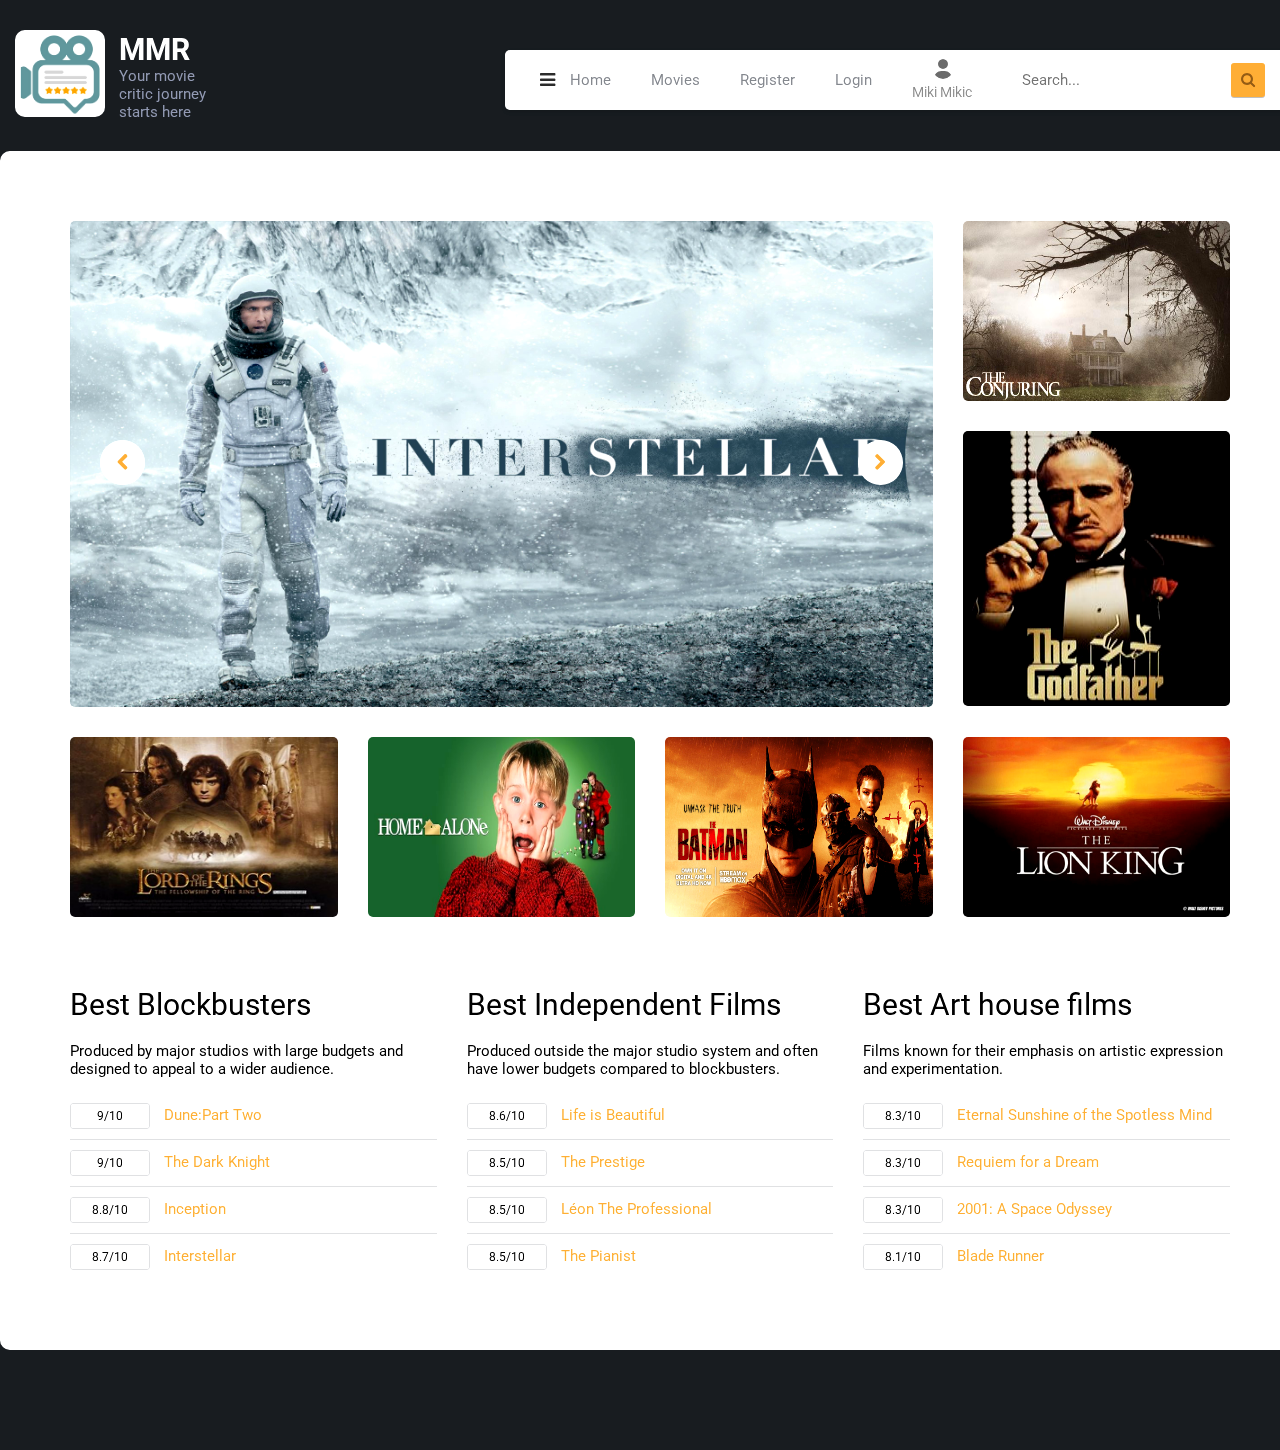
<file: movie_review_htmls/index.html>
<!DOCTYPE html>
<html lang="en">
	<head>
		<meta charset="UTF-8">
		<meta http-equiv="X-UA-Compatible" content="IE=edge">
		<meta name="viewport" content="width=device-width, initial-scale=1.0,maximum-scale=1">
		
		<title>Movie Review</title>

		<!-- Loading third party fonts -->
		<link href="http://fonts.googleapis.com/css?family=Roboto:300,400,700|" rel="stylesheet" type="text/css">
		<link href="fonts/font-awesome.min.css" rel="stylesheet" type="text/css">

		<!-- Loading main css file -->
		<link rel="stylesheet" href="style.css">
		
		<!--[if lt IE 9]>
		<script src="js/ie-support/html5.js"></script>
		<script src="js/ie-support/respond.js"></script>
		<![endif]-->

	</head>


	<body>
		

		<div id="site-content">
			<header class="site-header">
				<div class="container">
					<a href="index.html" id="branding">
						<img src="images/MMR_logo1.jpg" alt="" class="logo">
						<div class="logo-copy">
							<h1 class="site-title">MMR</h1>
							<small class="site-description">Your movie critic journey starts here</small>
						</div>
					</a> <!-- #branding -->

					<div class="main-navigation">
						<button type="button" class="menu-toggle"><i class="fa fa-bars"></i></button>
						<ul class="menu">
							<li class="menu-item current-menu-item"><a href="index.html">Home</a></li>
							<li class="menu-item"><a href="all_movies.html">Movies</a></li>
							<li class="menu-item"><a href="Register.html">Register</a></li>
							<li class="menu-item"><a href="Login.html">Login</a></li>
							<li class="menu-item profile-menu-item">
								<a href="user_profile.html">
									<div class="profile-picture">
										<img src="images/user-solid.svg" alt="Profile Picture">
									</div>
									<span class="profile-name">Miki Mikic</span>
								</a>
							</li>
						</ul>
						<form action="#" class="search-form">
							<input type="text" placeholder="Search...">
							<button><i class="fa fa-search"></i></button>
						</form>
					</div>

					<div class="mobile-navigation"></div>
				</div>
			</header>
			<main class="main-content">
				<div class="container">
					<div class="page">
						<div class="row">
							<div class="col-md-9">
								<div class="slider">
									<ul class="slides">
										<li><a href="single.html"><img src="images/interstellar1.jpg" alt="Slide 1"></a></li>
										<li><a href="single.html"><img src="images/lalaland.jpg" alt="Slide 2"></a></li>
										<li><a href="single.html"><img src="images/goodfellas.jpg" alt="Slide 3"></a></li>
									</ul>
								</div>
							</div>
							<div class="col-md-3">
								<div class="row">
									<div class="col-sm-6 col-md-12">
										<div class="latest-movie">
											<a href="single.html"><img src="images/conjuring.jpg" alt="Movie 1"></a>
										</div>
									</div>
									<div class="col-sm-6 col-md-12">
										<div class="latest-movie">
											<a href="single.html"><img src="images/godfather (1).jpg" alt="Movie 2" style="height: 275px"></a>
										</div>
									</div>
								</div>
							</div>
						</div> <!-- .row -->
						<div class="row">
							<div class="col-sm-6 col-md-3">
								<div class="latest-movie">
									<a href="single.html"><img src="images/LOTR.jpg" alt="Movie 3"></a>
								</div>
							</div>
							<div class="col-sm-6 col-md-3">
								<div class="latest-movie">
									<a href="single.html"><img src="images/homealone.jpg" alt="Movie 4"></a>
								</div>
							</div>
							<div class="col-sm-6 col-md-3">
								<div class="latest-movie">
									<a href="single.html"><img src="images/batmanjpg.jpg" alt="Movie 5"></a>
								</div>
							</div>
							<div class="col-sm-6 col-md-3">
								<div class="latest-movie">
									<a href="single.html"><img src="images/lionking.jpg" alt="Movie 6"></a>
								</div>
							</div>
						</div> <!-- .row -->
						
						<div class="row" style="margin-top: 40px;">
							<div class="col-md-4">
								<h2 class="section-title">Best Blockbusters</h2>
								<p>Produced by major studios with large budgets and designed to appeal to a wider audience.</p>
								<ul class="movie-schedule">
									<li>
										<div class="date">9/10</div>
										<h2 class="entry-title"><a href="single.html">Dune:Part Two</a></h2>
									</li>
									<li>
										<div class="date">9/10</div>
										<h2 class="entry-title"><a href="single.html">The Dark Knight</a></h2>
									</li>
									<li>
										<div class="date">8.8/10</div>
										<h2 class="entry-title"><a href="single.html">Inception</a></h2>
									</li>
									<li>
										<div class="date">8.7/10</div>
										<h2 class="entry-title"><a href="single.html">Interstellar</a></h2>
									</li>
								</ul> 
							</div>
							<div class="col-md-4">
								<h2 class="section-title">Best Independent Films</h2>
								<p>Produced outside the major studio system and often have lower budgets compared to blockbusters.</p>
								<ul class="movie-schedule">
									<li>
										<div class="date">8.6/10</div>
										<h2 class="entry-title"><a href="single.html">Life is Beautiful</a></h2>
									</li>
									<li>
										<div class="date">8.5/10</div>
										<h2 class="entry-title"><a href="single.html">The Prestige</a></h2>
									</li>
									<li>
										<div class="date">8.5/10</div>
										<h2 class="entry-title"><a href="single.html">Léon The Professional</a></h2>
									</li>
									<li>
										<div class="date">8.5/10</div>
										<h2 class="entry-title"><a href="single.html">The Pianist</a></h2>
									</li>
								</ul> <!-- .movie-schedule -->
							</div>
							<div class="col-md-4">
								<h2 class="section-title">Best Art house films</h2>
								<p>Films known for their emphasis on artistic expression and experimentation.</p>
								<ul class="movie-schedule">
									<li>
										<div class="date">8.3/10</div>
										<h2 class="entry-title"><a href="single.html"> Eternal Sunshine of the Spotless Mind</a></h2>
									</li>
									<li>
										<div class="date">8.3/10</div>
										<h2 class="entry-title"><a href="single.html">Requiem for a Dream</a></h2>
									</li>
									<li>
										<div class="date">8.3/10</div>
										<h2 class="entry-title"><a href="single.html">2001: A Space Odyssey</a></h2>
									</li>
									<li>
										<div class="date">8.1/10</div>
										<h2 class="entry-title"><a href="single.html">Blade Runner</a></h2>
									</li>
								</ul> <!-- .movie-schedule -->
							</div>
						</div>
					</div>
				</div> <!-- .container -->
			</main>
			<footer class="site-footer">
				
		
		


		<script src="js/jquery-1.11.1.min.js"></script>
		<script src="js/plugins.js"></script>
		<script src="js/app.js"></script>
		
	</body>

</html>
</file>
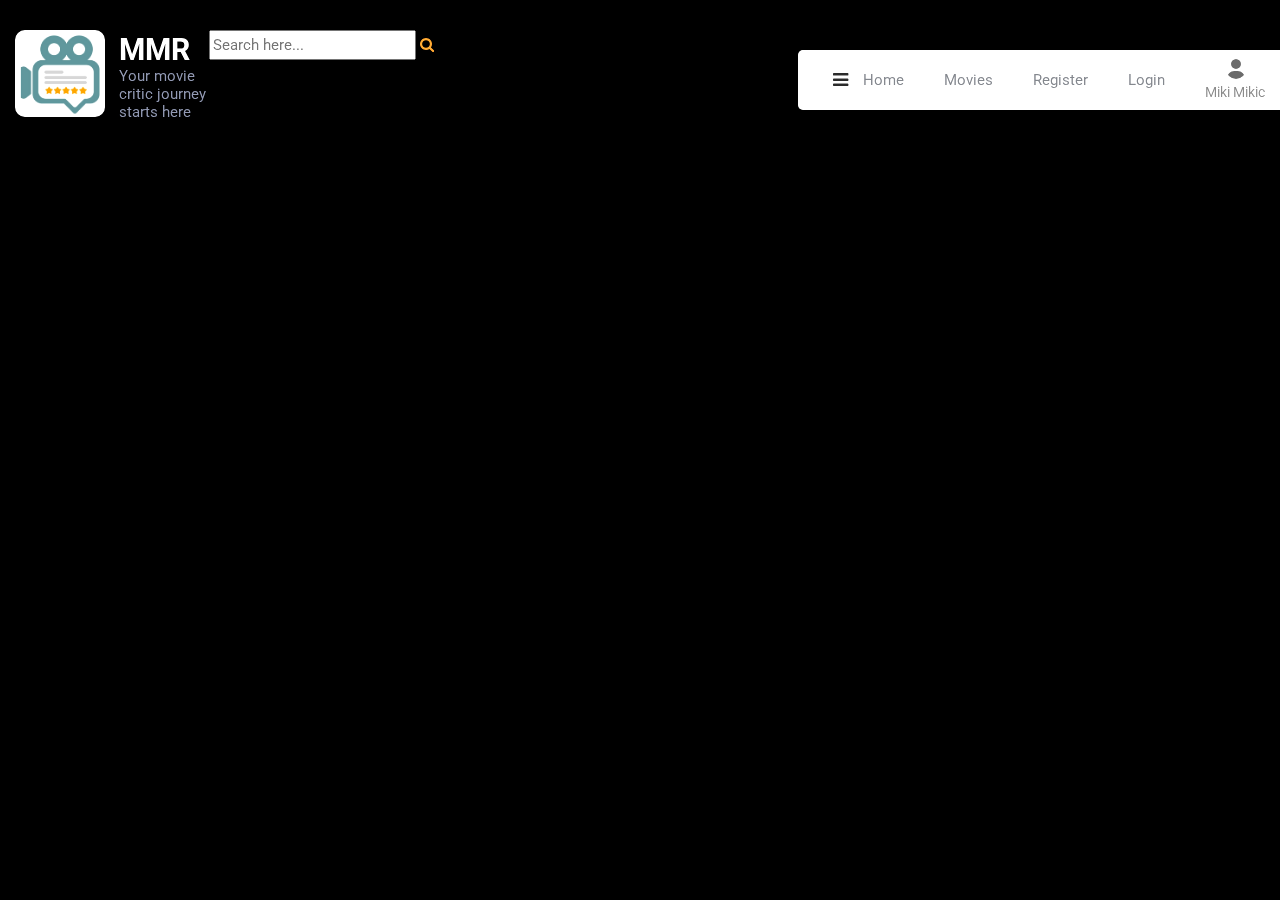
<file: movie_review_htmls2/index.html>
<!DOCTYPE html>
<html lang="en">
<head>
    <meta charset="UTF-8">
	<meta http-equiv="X-UA-Compatible" content="IE=edge">
	<meta name="viewport" content="width=device-width, initial-scale=1.0,maximum-scale=1">

    <title>Miki Movie Review</title>
    
    <!-- Loading css files -->
    <link rel="stylesheet" href="spapp/css/spapp.css">
    <link rel="stylesheet" href="style.css">
    
    <!-- Loading third party fonts -->
    <link href="http://fonts.googleapis.com/css?family=Roboto:300,400,700|" rel="stylesheet" type="text/css">
	<link href="fonts/font-awesome.min.css" rel="stylesheet" type="text/css">

    <title>Document</title>
</head>
<body>
    
    
    <!--main navigation and logo container-->
    <header class="site-header">
        <div class="container">
            <a href="#home" id="branding">
                <img src="images/MMR_logo1.jpg" alt="" class="logo">
                <div class="logo-copy">
                    <h1 class="site-title">MMR</h1>
                    <small class="site-description">Your movie critic journey starts here</small>
                </div>
            </a> <!-- #branding -->

            <nav class="main-navigation">
                <button type="button" class="menu-toggle"><i class="fa fa-bars"></i></button>
                <ul class="menu">
                    <li class="menu-item current-menu-item"><a href="#home">Home</a></li>
                    <li class="menu-item"><a href="#all_movies">Movies</a></li>
                    <li class="menu-item"><a href="#Register">Register</a></li>
                    <li class="menu-item"><a href="#Login">Login</a></li>
                    <li class="menu-item profile-menu-item">
                        <a href="#user_profile">
                            <div class="profile-picture">
                                <img src="images/user-solid.svg" alt="Profile Picture">
                            </div>
                            <span class="profile-name">Miki Mikic</span>
                        </a>
                    </li>
                </ul>
            </nav>

            <div class="container h-100">
                <div class="d-flex justify-content-center h-100">
                  <div class="search;" style="margin-left: 100px;">
                    <input class="search_input" style="height: 30px;" name="" placeholder="Search here...">       <!--SEARCH BAR-->
                    <a href="#single" class="search_icon"><i class="fa fa-search"></i></a>
                  </div>
                </div>
              </div>

            

            <div class="mobile-navigation"></div>
        </div>
    </header>
    
    
    
    <main id="spapp" role="main">

        
        <section id="Login"></section>
        <section id="all_movies"></section>
        <section id="Register"></section>
        <section id="user_profile"></section>
        <section id="single"></section>
        <section id="home"></section>
        


    </main>


    <script src="https://code.jquery.com/jquery-3.1.0.min.js" integrity="sha256-cCueBR6CsyA4/9szpPfrX3s49M9vUU5BgtiJj06wt/s=" crossorigin="anonymous"></script>
    <script src="spapp/js/jquery.spapp.js"></script>
    <script src="spapp/js/custom.js"></script>

</body>
</html>
</file>
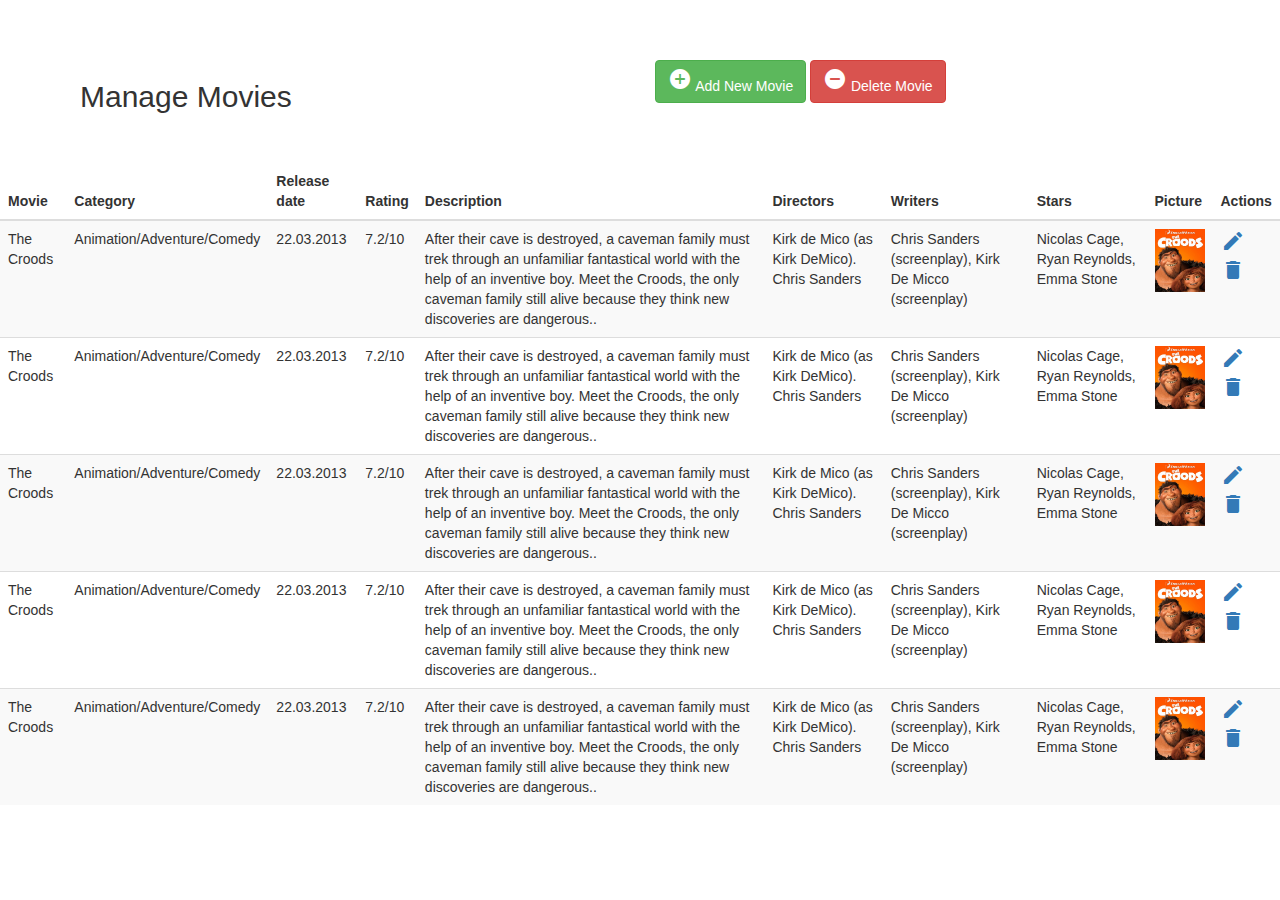
<file: movie_review_htmls/admin.html>
<!DOCTYPE html>
<html lang="en">
<head>
<meta charset="utf-8">
<meta http-equiv="X-UA-Compatible" content="IE=edge">
<meta name="viewport" content="width=device-width, initial-scale=1">
<title>Admin page</title>
<link rel="stylesheet" href="https://fonts.googleapis.com/css?family=Roboto|Varela+Round">
<link rel="stylesheet" href="https://fonts.googleapis.com/icon?family=Material+Icons">
<link rel="stylesheet" href="https://maxcdn.bootstrapcdn.com/font-awesome/4.7.0/css/font-awesome.min.css">
<link rel="stylesheet" href="https://maxcdn.bootstrapcdn.com/bootstrap/3.3.7/css/bootstrap.min.css">
<script src="https://ajax.googleapis.com/ajax/libs/jquery/1.12.4/jquery.min.js"></script>
<script src="https://maxcdn.bootstrapcdn.com/bootstrap/3.3.7/js/bootstrap.min.js"></script>
  
  <body>
    <div class="containerk" style="margin-top: 60px;">
        <div class="table-wrapper">
            <div class="table-title">
                <div class="row">
                    <div class="col-sm-6">
						<h2 style="margin-left: 80px;">Manage Movies</h2> <br><br>
					</div>
					<div class="col-sm-6">
						<a href="#" class="btn btn-success" data-toggle="modal"><i class="material-icons">&#xE147;</i> <span>Add New Movie</span></a>
						<a href="#" class="btn btn-danger" data-toggle="modal"><i class="material-icons">&#xE15C;</i> <span>Delete Movie</span></a>						
					</div>
                </div>
            </div>
            <table class="table table-striped table-hover">
                <thead>
                    <tr>
						
                        <th>Movie</th>
                        <th>Category</th>
						<th>Release date</th>
                        <th>Rating</th>
						<th>Description</th>
						<th>Directors</th>
						<th>Writers</th>
						<th>Stars</th>
						<th>Picture</th>
                        <th>Actions</th>
                    </tr>
                </thead>
                <tbody>
                    <tr>
						
                        <td>The Croods</td>
                        <td>Animation/Adventure/Comedy</td>
						<td>22.03.2013</td>
                        <td>7.2/10</td>
						<td>After their cave is destroyed, a caveman family must trek through an unfamiliar fantastical world with the help of an inventive boy. Meet the Croods, the only caveman family still alive because they think new discoveries are dangerous..</td>
						<td>Kirk de Mico (as Kirk DeMico). Chris Sanders</td>
						<td>Chris Sanders (screenplay), Kirk De Micco (screenplay)</td>
						<td>Nicolas Cage, Ryan Reynolds, Emma Stone</td>
						<td><img src="images/croods.jpg" style="width: 50px;" alt="Movie Poster"></td>
                        <td>
                            <a href="#editEmployeeModal" class="edit" data-toggle="modal"><i class="material-icons" data-toggle="tooltip" title="Edit">&#xE254;</i></a>
                            <a href="#deleteEmployeeModal" class="delete" data-toggle="modal"><i class="material-icons" data-toggle="tooltip" title="Delete">&#xE872;</i></a>
                        </td>
                    </tr>
                    <tr>
						
                        <td>The Croods</td>
                        <td>Animation/Adventure/Comedy</td>
						<td>22.03.2013</td>
                        <td>7.2/10</td>
						<td>After their cave is destroyed, a caveman family must trek through an unfamiliar fantastical world with the help of an inventive boy. Meet the Croods, the only caveman family still alive because they think new discoveries are dangerous..</td>
						<td>Kirk de Mico (as Kirk DeMico). Chris Sanders</td>
						<td>Chris Sanders (screenplay), Kirk De Micco (screenplay)</td>
						<td>Nicolas Cage, Ryan Reynolds, Emma Stone</td>
						<td><img src="images/croods.jpg" style="width: 50px;" alt="Movie Poster"></td>
                        <td>
                            <a href="#editEmployeeModal" class="edit" data-toggle="modal"><i class="material-icons" data-toggle="tooltip" title="Edit">&#xE254;</i></a>
                            <a href="#deleteEmployeeModal" class="delete" data-toggle="modal"><i class="material-icons" data-toggle="tooltip" title="Delete">&#xE872;</i></a>
                        </td>
                    </tr>
					<tr>
						
                        <td>The Croods</td>
                        <td>Animation/Adventure/Comedy</td>
						<td>22.03.2013</td>
                        <td>7.2/10</td>
						<td>After their cave is destroyed, a caveman family must trek through an unfamiliar fantastical world with the help of an inventive boy. Meet the Croods, the only caveman family still alive because they think new discoveries are dangerous..</td>
						<td>Kirk de Mico (as Kirk DeMico). Chris Sanders</td>
						<td>Chris Sanders (screenplay), Kirk De Micco (screenplay)</td>
						<td>Nicolas Cage, Ryan Reynolds, Emma Stone</td>
						<td><img src="images/croods.jpg" style="width: 50px;" alt="Movie Poster"></td>
                        <td>
                            <a href="#editEmployeeModal" class="edit" data-toggle="modal"><i class="material-icons" data-toggle="tooltip" title="Edit">&#xE254;</i></a>
                            <a href="#deleteEmployeeModal" class="delete" data-toggle="modal"><i class="material-icons" data-toggle="tooltip" title="Delete">&#xE872;</i></a>
                        </td>
                    </tr>
                    <tr>
						
                        <td>The Croods</td>
                        <td>Animation/Adventure/Comedy</td>
						<td>22.03.2013</td>
                        <td>7.2/10</td>
						<td>After their cave is destroyed, a caveman family must trek through an unfamiliar fantastical world with the help of an inventive boy. Meet the Croods, the only caveman family still alive because they think new discoveries are dangerous..</td>
						<td>Kirk de Mico (as Kirk DeMico). Chris Sanders</td>
						<td>Chris Sanders (screenplay), Kirk De Micco (screenplay)</td>
						<td>Nicolas Cage, Ryan Reynolds, Emma Stone</td>
						<td><img src="images/croods.jpg" style="width: 50px;" alt="Movie Poster"></td>
                        <td>
                            <a href="#editEmployeeModal" class="edit" data-toggle="modal"><i class="material-icons" data-toggle="tooltip" title="Edit">&#xE254;</i></a>
                            <a href="#deleteEmployeeModal" class="delete" data-toggle="modal"><i class="material-icons" data-toggle="tooltip" title="Delete">&#xE872;</i></a>
                        </td>
                    </tr>					
					<tr>
						
                        <td>The Croods</td>
                        <td>Animation/Adventure/Comedy</td>
						<td>22.03.2013</td>
                        <td>7.2/10</td>
						<td>After their cave is destroyed, a caveman family must trek through an unfamiliar fantastical world with the help of an inventive boy. Meet the Croods, the only caveman family still alive because they think new discoveries are dangerous..</td>
						<td>Kirk de Mico (as Kirk DeMico). Chris Sanders</td>
						<td>Chris Sanders (screenplay), Kirk De Micco (screenplay)</td>
						<td>Nicolas Cage, Ryan Reynolds, Emma Stone</td>
						<td><img src="images/croods.jpg" style="width: 50px;" alt="Movie Poster"></td>
                        <td>
                            <a href="#editEmployeeModal" class="edit" data-toggle="modal"><i class="material-icons" data-toggle="tooltip" title="Edit">&#xE254;</i></a>
                            <a href="#deleteEmployeeModal" class="delete" data-toggle="modal"><i class="material-icons" data-toggle="tooltip" title="Delete">&#xE872;</i></a>
                        </td>
                    </tr> 
                </tbody>
            </table>
			
        </div>
    </div>
	<!-- Edit Modal HTML -->
	<div id="addEmployeeModal" class="modal fade">
		<div class="modal-dialog">
			<div class="modal-content">
				<form>
					<div class="modal-header">						
						<h4 class="modal-title">Edit Movie</h4>
						<button type="button" class="close" data-dismiss="modal" aria-hidden="true">&times;</button>
					</div>
					<div class="modal-body">					
						<div class="form-group">
							<label>Name</label>
							<input type="text" class="form-control" required>
						</div>
						<div class="form-group">
							<label>Email</label>
							<input type="email" class="form-control" required>
						</div>
						<div class="form-group">
							<label>Address</label>
							<textarea class="form-control" required></textarea>
						</div>
						<div class="form-group">
							<label>Phone</label>
							<input type="text" class="form-control" required>
						</div>					
					</div>
					<div class="modal-footer">
						<input type="button" class="btn btn-default" data-dismiss="modal" value="Cancel">
						<input type="submit" class="btn btn-success" value="Add">
					</div>
				</form>
			</div>
		</div>
	</div>
	<!-- Edit Modal HTML -->
	<div id="editEmployeeModal" class="modal fade">
		<div class="modal-dialog">
			<div class="modal-content">
				<form>
					<div class="modal-header">						
						<h4 class="modal-title">Edit Movie</h4>
						<button type="button" class="close" data-dismiss="modal" aria-hidden="true">&times;</button>
					</div>
					<div class="modal-body">					
						<div class="form-group">
							<label>Movie</label>
							<input type="text" class="form-control" required>
						</div>
						<div class="form-group">
							<label>category</label>
							<input type="email" class="form-control" required>
						</div>
						<div class="form-group">
							<label>Release date</label>
							<textarea class="form-control" required></textarea>
						</div>
						<div class="form-group">
							<label>Rating</label>
							<input type="text" class="form-control" required>
						</div>	
						<div class="form-group">
							<label>Description</label>
							<input type="text" class="form-control" required>
						</div>		
						<div class="form-group">
							<label>Directors</label>
							<input type="text" class="form-control" required>
						</div>	
						<div class="form-group">
							<label>Writers</label>
							<input type="text" class="form-control" required>
						</div>
						<div class="form-group">
							<label>Stars</label>
							<input type="text" class="form-control" required>
						</div>
						<div class="form-group">
							<label for="picture">Picture</label>
							<input type="file" id="picture" name="picture" accept="image/*" required>
						</div>	
										
					</div>
					<div class="modal-footer">
						<input type="button" class="btn btn-default" data-dismiss="modal" value="Cancel">
						<input type="submit" class="btn btn-info" value="Save">
					</div>
				</form>
			</div>
		</div>
	</div>
	<!-- Delete Modal HTML -->
	<div id="deleteEmployeeModal" class="modal fade">
		<div class="modal-dialog">
			<div class="modal-content">
				<form>
					<div class="modal-header">						
						<h4 class="modal-title">Delete Movie</h4>
						<button type="button" class="close" data-dismiss="modal" aria-hidden="true">&times;</button>
					</div>
					<div class="modal-body">					
						<p>Are you sure you want to delete these Records?</p>
						<p class="text-warning"><small>This action cannot be undone.</small></p>
					</div>
					<div class="modal-footer">
						<input type="button" class="btn btn-default" data-dismiss="modal" value="Cancel">
						<input type="submit" class="btn btn-danger" value="Delete">
					</div>
				</form>
			</div>
		</div>
	</div>
</body>
</html>
</file>
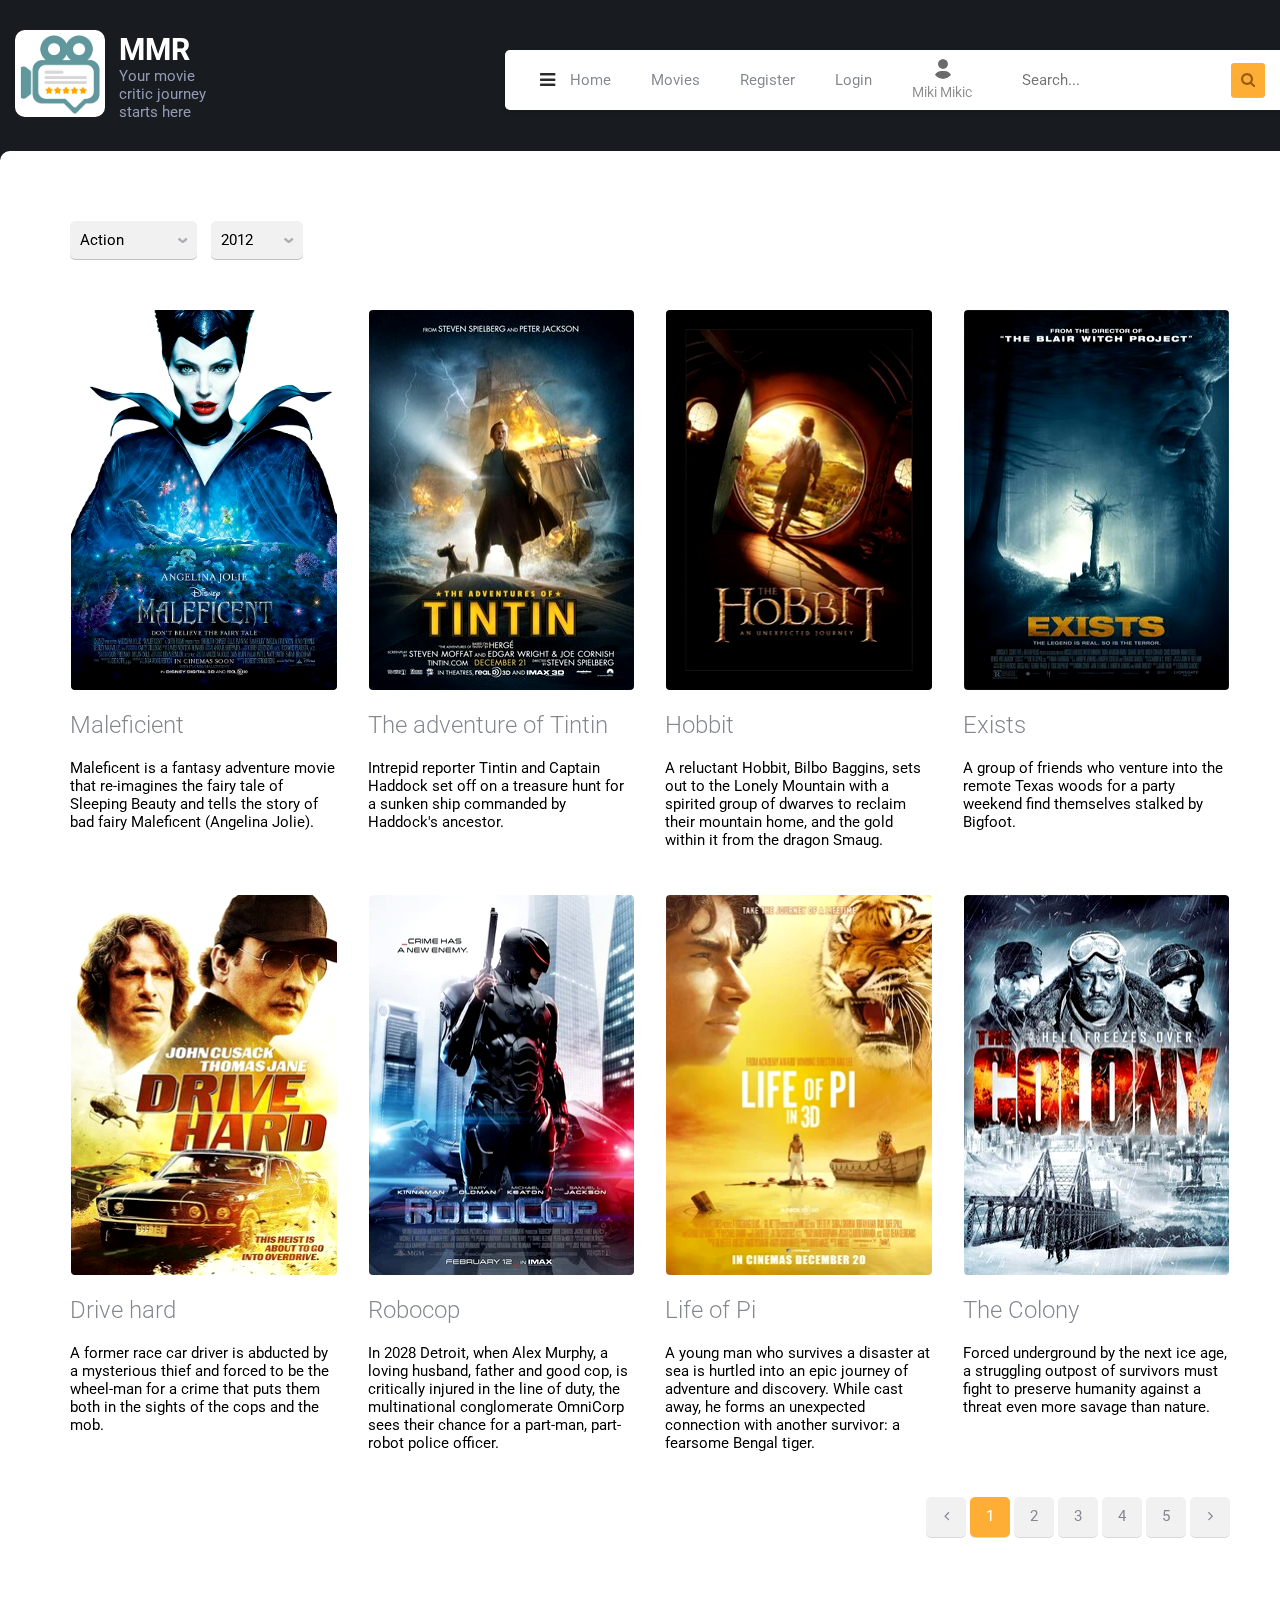
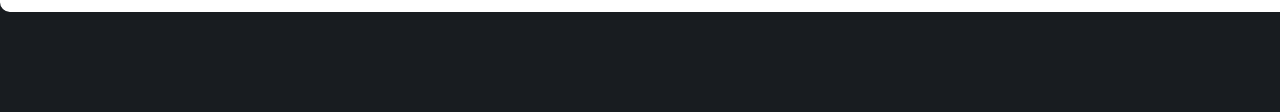
<file: movie_review_htmls/all_movies.html>
<!DOCTYPE html>
<html lang="en">
	<head>
		<meta charset="UTF-8">
		<meta http-equiv="X-UA-Compatible" content="IE=edge">
		<meta name="viewport" content="width=device-width, initial-scale=1.0,maximum-scale=1">
		
		<title>Movie Review | Review</title>

		<!-- Loading third party fonts -->
		<link href="http://fonts.googleapis.com/css?family=Roboto:300,400,700|" rel="stylesheet" type="text/css">
		<link href="fonts/font-awesome.min.css" rel="stylesheet" type="text/css">

		<!-- Loading main css file -->
		<link rel="stylesheet" href="style.css">
		
		<!--[if lt IE 9]>
		<script src="js/ie-support/html5.js"></script>
		<script src="js/ie-support/respond.js"></script>
		<![endif]-->

	</head>


	<body>
		

		<div id="site-content">
			<header class="site-header">
				<div class="container">
					<a href="index.html" id="branding">
						<img src="images/MMR_logo1.jpg" alt="" class="logo">
						<div class="logo-copy">
							<h1 class="site-title">MMR</h1>
							<small class="site-description">Your movie critic journey starts here</small>
						</div>
					</a> <!-- #branding -->

					<div class="main-navigation">
						<button type="button" class="menu-toggle"><i class="fa fa-bars"></i></button>
						<ul class="menu">
							<li class="menu-item current-menu-item"><a href="index.html">Home</a></li>
							<li class="menu-item"><a href="all_movies.html">Movies</a></li>
							<li class="menu-item"><a href="Register.html">Register</a></li>
							<li class="menu-item"><a href="Login.html">Login</a></li>
							<li class="menu-item profile-menu-item">
								<a href="user_profile.html">
									<div class="profile-picture">
										<img src="images/user-solid.svg" alt="Profile Picture">
									</div>
									<span class="profile-name">Miki Mikic</span>
								</a>
							</li>
						</ul>
						<form action="#" class="search-form">
							<input type="text" placeholder="Search...">
							<button><i class="fa fa-search"></i></button>
						</form>
					</div>

					<div class="mobile-navigation"></div>
				</div>
			</header>
			<main class="main-content">
				<div class="container">
					<div class="page">
						

						<div class="filters">
							<select name="#" id="#" placeholder="Choose Category">
								<option value="#">Action</option>
								<option value="#">Drama</option>
								<option value="#">Fantasy</option>
								<option value="#">Horror</option>
								<option value="#">Adventure</option>
							</select>
							<select name="#" id="#">
								<option value="#">2012</option>
								<option value="#">2013</option>
								<option value="#">2014</option>
							</select>
						</div>
						<div class="movie-list">
							<div class="movie">
								<figure class="movie-poster"><img src="images/maleficent.jpg" alt="#"></figure>
								<div class="movie-title"><a href="single.html">Maleficient</a></div>
								<p>Maleficent is a fantasy adventure movie that re-imagines the fairy tale of Sleeping Beauty and tells the story of bad fairy Maleficent (Angelina Jolie).</p>
							</div>
							<div class="movie">
								<figure class="movie-poster"><img src="images/tintin.jpg" alt="#"></figure>
								<div class="movie-title"><a href="single.html">The adventure of Tintin</a></div>
								<p>Intrepid reporter Tintin and Captain Haddock set off on a treasure hunt for a sunken ship commanded by Haddock's ancestor.</p>
							</div>
							<div class="movie">
								<figure class="movie-poster"><img src="images/hobbit.webp" alt="#"></figure>
								<div class="movie-title"><a href="single.html">Hobbit</a></div>
								<p>A reluctant Hobbit, Bilbo Baggins, sets out to the Lonely Mountain with a spirited group of dwarves to reclaim their mountain home, and the gold within it from the dragon Smaug.</p>
							</div>
							<div class="movie">
								<figure class="movie-poster"><img src="images/exists.jpg" alt="#"></figure>
								<div class="movie-title"><a href="single.html">Exists</a></div>
								<p>A group of friends who venture into the remote Texas woods for a party weekend find themselves stalked by Bigfoot.</p>
							</div>
							<div class="movie">
								<figure class="movie-poster"><img src="images/drive_hard.jpg" alt="#"></figure>
								<div class="movie-title"><a href="single.html">Drive hard</a></div>
								<p>A former race car driver is abducted by a mysterious thief and forced to be the wheel-man for a crime that puts them both in the sights of the cops and the mob.</p>
							</div>
							<div class="movie">
								<figure class="movie-poster"><img src="images/robocop.webp" alt="#"></figure>
								<div class="movie-title"><a href="single.html">Robocop</a></div>
								<p>In 2028 Detroit, when Alex Murphy, a loving husband, father and good cop, is critically injured in the line of duty, the multinational conglomerate OmniCorp sees their chance for a part-man, part-robot police officer.</p>
							</div>
							<div class="movie">
								<figure class="movie-poster"><img src="images/lifeofpi.webp" alt="#"></figure>
								<div class="movie-title"><a href="single.html">Life of Pi</a></div>
								<p>A young man who survives a disaster at sea is hurtled into an epic journey of adventure and discovery. While cast away, he forms an unexpected connection with another survivor: a fearsome Bengal tiger.</p>
							</div>
							<div class="movie">
								<figure class="movie-poster"><img src="images/colony.jpg" alt="#"></figure>
								<div class="movie-title"><a href="single.html">The Colony</a></div>
								<p>Forced underground by the next ice age, a struggling outpost of survivors must fight to preserve humanity against a threat even more savage than nature.</p>
							</div>
						</div> <!-- .movie-list -->

						<div class="pagination">
							<a href="#" class="page-number prev"><i class="fa fa-angle-left"></i></a>
							<span class="page-number current">1</span>
							<a href="#" class="page-number">2</a>
							<a href="#" class="page-number">3</a>
							<a href="#" class="page-number">4</a>
							<a href="#" class="page-number">5</a>
							<a href="#" class="page-number next"><i class="fa fa-angle-right"></i></a>
						</div>
					</div>
				</div> <!-- .container -->
			</main>
			<footer class="site-footer">
			</footer>
		</div>
		<!-- Default snippet for navigation -->
		


		<script src="js/jquery-1.11.1.min.js"></script>
		<script src="js/plugins.js"></script>
		<script src="js/app.js"></script>
		
	</body>

</html>
</file>
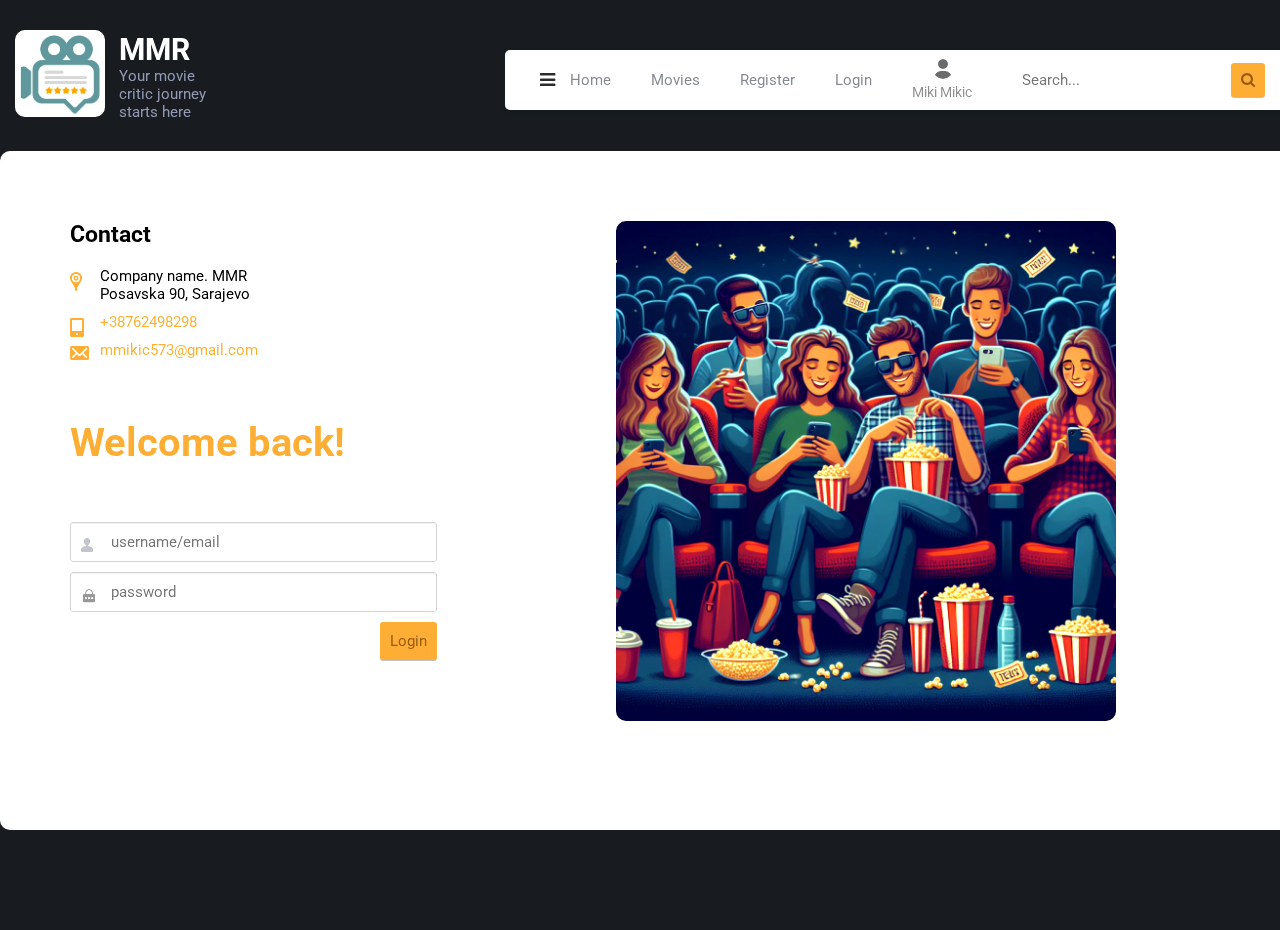
<file: movie_review_htmls/Login.html>
<!DOCTYPE html>
<html lang="en">
	<head>
		<meta charset="UTF-8">
		<meta http-equiv="X-UA-Compatible" content="IE=edge">
		<meta name="viewport" content="width=device-width, initial-scale=1.0,maximum-scale=1">
		
		<title>Movie Review | Contact</title>

		<!-- Loading third party fonts -->
		<link href="http://fonts.googleapis.com/css?family=Roboto:300,400,700|" rel="stylesheet" type="text/css">
		<link href="fonts/font-awesome.min.css" rel="stylesheet" type="text/css">

		<!-- Loading main css file -->
		<link rel="stylesheet" href="style.css">
		
		<!--[if lt IE 9]>
		<script src="js/ie-support/html5.js"></script>
		<script src="js/ie-support/respond.js"></script>
		<![endif]-->

	</head>


	<body>
		

		<div id="site-content">
			<header class="site-header">
				<div class="container">
					<a href="index.html" id="branding">
						<img src="images/MMR_logo1.jpg" alt="" class="logo">
						<div class="logo-copy">
							<h1 class="site-title">MMR</h1>
							<small class="site-description">Your movie critic journey starts here</small>
						</div>
					</a> <!-- #branding -->

					<div class="main-navigation">
						<button type="button" class="menu-toggle"><i class="fa fa-bars"></i></button>
						<ul class="menu">
							<li class="menu-item current-menu-item"><a href="index.html">Home</a></li>
							<li class="menu-item"><a href="all_movies.html">Movies</a></li>
							<li class="menu-item"><a href="Register.html">Register</a></li>
							<li class="menu-item"><a href="Login.html">Login</a></li>
							<li class="menu-item profile-menu-item">
								<a href="user_profile.html">
									<div class="profile-picture">
										<img src="images/user-solid.svg" alt="Profile Picture">
									</div>
									<span class="profile-name">Miki Mikic</span>
								</a>
							</li>
						</ul>
						<form action="#" class="search-form">
							<input type="text" placeholder="Search...">
							<button><i class="fa fa-search"></i></button>
						</form>
					</div>

					<div class="mobile-navigation"></div>
				</div>
			</header>
			<main class="main-content">
				<div class="container">
					<div class="page">
						

						<div class="content">
							<div class="row">
								<div class="col-md-4">
									<h2>Contact</h2>
									<ul class="contact-detail">
										<li>
											<img src="images/icon-contact-map.png" alt="#">
											<address><span>Company name. MMR</span> <br>Posavska 90, Sarajevo</address>
										</li>
										<li>
											<img src="images/icon-contact-phone.png" alt="">
											<a href="tel:1590912831">+38762498298</a>
										</li>
										<li>
											<img src="images/icon-contact-message.png" alt="">
											<a href="mailto:contact@companyname.com">mmikic573@gmail.com</a>
										</li>
									</ul>
									<div class="contact-form" style="margin-top: 60px;">
										<div class="welcome-message">
											<h1>Welcome back!</h1>
											<br>
											<br>
											
										</div>
										<input type="text" class="name" placeholder="username/email">
										<input type="password" class="password" placeholder="password">
										<a href="index.html" class="register-button">
											<input type="submit" value="Login">
										</a>        <!--this should lead to home page and profile should be dispayed at the top right-->

									</div>
								</div>
								<div class="col-md-7 col-md-offset-1">
									<img src="images/registrationwelcome.jfif" style="border-radius: 10px; height: 500px; margin-left: 50px;"></div>
								</div>
							</div>
						</div>
					</div>
				</div> <!-- .container -->
			</main>
			<footer class="site-footer">

			</footer>
		</div>
		
		


		<script src="js/jquery-1.11.1.min.js"></script>
		<script src="http://maps.google.com/maps/api/js?sensor=false&amp;language=en"></script>
		<script src="js/plugins.js"></script>
		<script src="js/app.js"></script>
		
	</body>

</html>
</file>
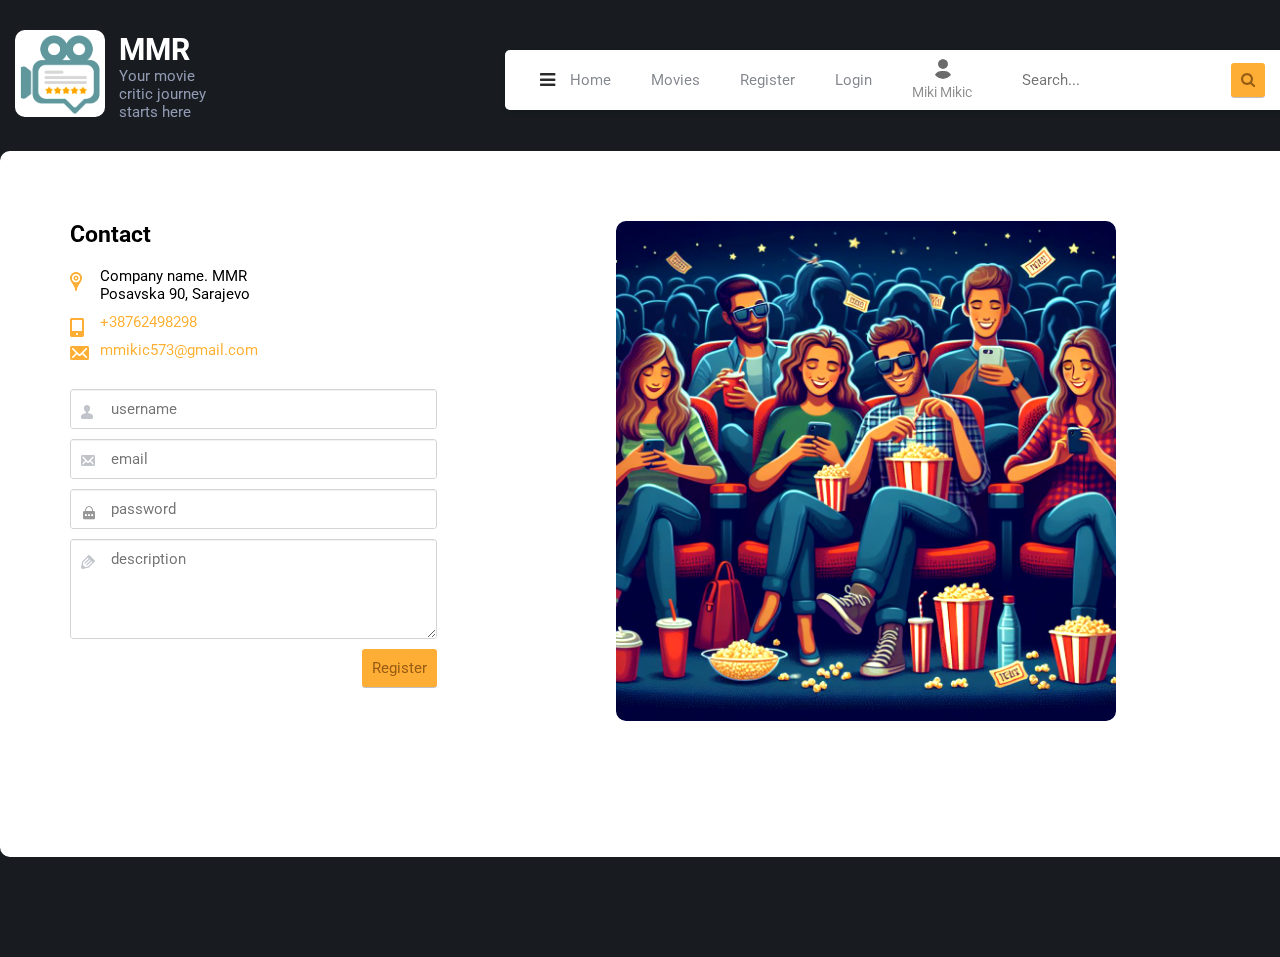
<file: movie_review_htmls/Register.html>
<!DOCTYPE html>
<html lang="en">
	<head>
		<meta charset="UTF-8">
		<meta http-equiv="X-UA-Compatible" content="IE=edge">
		<meta name="viewport" content="width=device-width, initial-scale=1.0,maximum-scale=1">
		
		<title>Movie Review | Contact</title>

		<!-- Loading third party fonts -->
		<link href="http://fonts.googleapis.com/css?family=Roboto:300,400,700|" rel="stylesheet" type="text/css">
		<link href="fonts/font-awesome.min.css" rel="stylesheet" type="text/css">

		<!-- Loading main css file -->
		<link rel="stylesheet" href="style.css">
		
		<!--[if lt IE 9]>
		<script src="js/ie-support/html5.js"></script>
		<script src="js/ie-support/respond.js"></script>
		<![endif]-->

	</head>


	<body>
		

		<div id="site-content">
			<header class="site-header">
				<div class="container">
					<a href="index.html" id="branding">
						<img src="images/MMR_logo1.jpg" alt="" class="logo">
						<div class="logo-copy">
							<h1 class="site-title">MMR</h1>
							<small class="site-description">Your movie critic journey starts here</small>
						</div>
					</a> <!-- #branding -->

					<div class="main-navigation">
						<button type="button" class="menu-toggle"><i class="fa fa-bars"></i></button>
						<ul class="menu">
							<li class="menu-item current-menu-item"><a href="index.html">Home</a></li>
							<li class="menu-item"><a href="all_movies.html">Movies</a></li>
							<li class="menu-item"><a href="Register.html">Register</a></li>
							<li class="menu-item"><a href="Login.html">Login</a></li>
							<li class="menu-item profile-menu-item">
								<a href="user_profile.html">
									<div class="profile-picture">
										<img src="images/user-solid.svg" alt="Profile Picture">
									</div>
									<span class="profile-name">Miki Mikic</span>
								</a>
							</li>
						</ul>
						<form action="#" class="search-form">
							<input type="text" placeholder="Search...">
							<button><i class="fa fa-search"></i></button>
						</form>
					</div>

					<div class="mobile-navigation"></div>
				</div>
			</header>
			<main class="main-content">
				<div class="container">
					<div class="page">
						

						<div class="content">
							<div class="row">
								<div class="col-md-4">
									<h2>Contact</h2>
									<ul class="contact-detail">
										<li>
											<img src="images/icon-contact-map.png" alt="#">
											<address><span>Company name. MMR</span> <br>Posavska 90, Sarajevo</address>
										</li>
										<li>
											<img src="images/icon-contact-phone.png" alt="#">
											<a href="tel:1590912831">+38762498298</a>
										</li>
										<li>
											<img src="images/icon-contact-message.png" alt="#">
											<a href="mailto:contact@companyname.com">mmikic573@gmail.com</a>
										</li>
									</ul>
									<div class="contact-form">
										<input type="text" class="name" placeholder="username">
										<input type="text" class="email" placeholder="email">
										<input type="password" class="password" placeholder="password">
										<textarea class="message" placeholder="description"></textarea>
										<a href="index.html" class="register-button">
											<input type="submit" value="Register">
										</a>        <!--this should lead to home page and profile should be dispayed at the top right-->

									</div>
								</div>
								<div class="col-md-7 col-md-offset-1">
									<img src="images/registrationwelcome.jfif" style="border-radius: 10px; height: 500px; margin-left: 50px;"></div>
								</div>
							</div>
						</div>
					</div>
				</div> <!-- .container -->
			</main>
			<footer class="site-footer">

			</footer>
		</div>
		
		


		<script src="js/jquery-1.11.1.min.js"></script>
		<script src="http://maps.google.com/maps/api/js?sensor=false&amp;language=en"></script>
		<script src="js/plugins.js"></script>
		<script src="js/app.js"></script>
		
	</body>

</html>
</file>
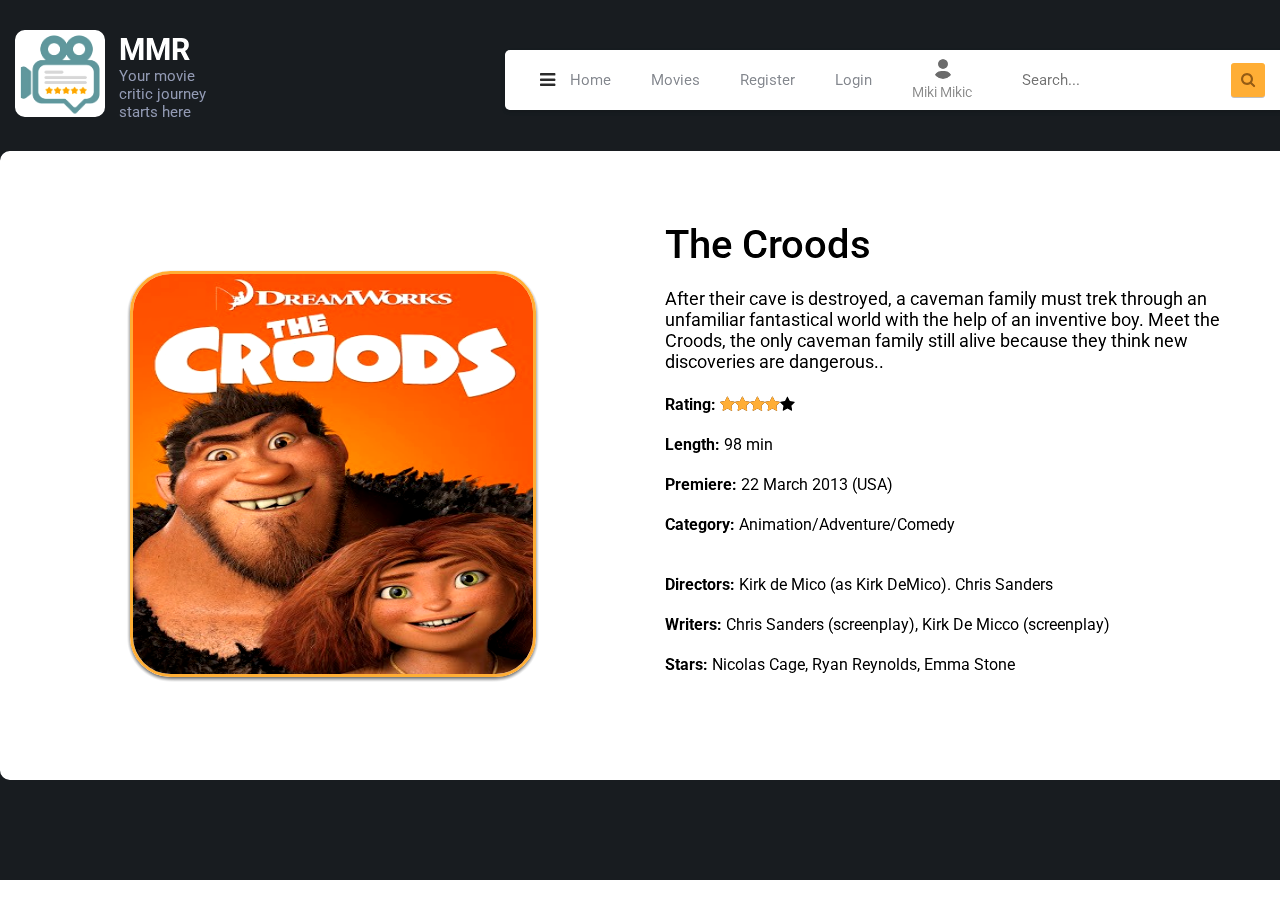
<file: movie_review_htmls/single.html>
<!DOCTYPE html>
<html lang="en">
	<head>
		<meta charset="UTF-8">
		<meta http-equiv="X-UA-Compatible" content="IE=edge">
		<meta name="viewport" content="width=device-width, initial-scale=1.0,maximum-scale=1">
		
		<title>Movie Review | Single</title>

		<!-- Loading third party fonts -->
		<link href="http://fonts.googleapis.com/css?family=Roboto:300,400,700|" rel="stylesheet" type="text/css">
		<link href="fonts/font-awesome.min.css" rel="stylesheet" type="text/css">

		<!-- Loading main css file -->
		<link rel="stylesheet" href="style.css">
		
		<!--[if lt IE 9]>
		<script src="js/ie-support/html5.js"></script>
		<script src="js/ie-support/respond.js"></script>
		<![endif]-->

	</head>


	<body>
		

		<div id="site-content">
			<header class="site-header">
				<div class="container">
					<a href="index.html" id="branding">
						<img src="images/MMR_logo1.jpg" alt="" class="logo">
						<div class="logo-copy">
							<h1 class="site-title">MMR</h1>
							<small class="site-description">Your movie critic journey starts here</small>
						</div>
					</a> <!-- #branding -->

					<div class="main-navigation">
						<button type="button" class="menu-toggle"><i class="fa fa-bars"></i></button>
						<ul class="menu">
							<li class="menu-item current-menu-item"><a href="index.html">Home</a></li>
							<li class="menu-item"><a href="all_movies.html">Movies</a></li>
							<li class="menu-item"><a href="Register.html">Register</a></li>
							<li class="menu-item"><a href="Login.html">Login</a></li>
							<li class="menu-item profile-menu-item">
								<a href="user_profile.html">
									<div class="profile-picture">
										<img src="images/user-solid.svg" alt="Profile Picture">
									</div>
									<span class="profile-name">Miki Mikic</span>
								</a>
							</li>
						</ul>
						<form action="#" class="search-form">
							<input type="text" placeholder="Search...">
							<button><i class="fa fa-search"></i></button>
						</form>
					</div>

					<div class="mobile-navigation"></div>
				</div>
			</header>
			<main class="main-content">
				<div class="container">
					<div class="page">
						

						<div class="content">
							<div class="row">
								<div class="col-md-6">
									<figure class="movie-poster2"><img src="images/croods.jpg" style="width: 400px; height: 400px; opacity: 100%;" alt="#"></figure>
								</div>
								<div class="col-md-6">
									<h2 class="movie-title" style="font-size: 40px; font-weight:500;">The Croods</h2>
									<div class="movie-summary" style="font-size: 18px;">
										<p> After their cave is destroyed, a caveman family must trek through an unfamiliar fantastical world with the help of an inventive boy. Meet the Croods, the only caveman family still alive because they think new discoveries are dangerous..</p>
									</div>
									<ul class="movie-meta" style="font-size: 16px;">
										<li><strong>Rating:</strong> 
											<div class="star-rating" title="Rated 4.00 out of 5"><span style="width:80%"><strong class="rating">4.00</strong> out of 5</span></div>
										</li>
										<li><strong>Length:</strong> 98 min</li>
										<li><strong>Premiere:</strong> 22 March 2013 (USA)</li>
										<li><strong>Category:</strong> Animation/Adventure/Comedy</li>
									</ul>

									<ul class="starring" style="font-size: 16px;">
										<li><strong>Directors:</strong> Kirk de Mico (as Kirk DeMico). Chris Sanders</li>
										<li><strong>Writers:</strong> Chris Sanders (screenplay), Kirk De Micco (screenplay)</li>
										<li><strong>Stars:</strong> Nicolas Cage, Ryan Reynolds, Emma Stone</li>
									</ul>
								</div>
							</div> <!-- .row -->

						</div>
					</div>
				</div> <!-- .container -->
			</main>
			<footer class="site-footer">

			</footer>
		</div>
		
		


		<script src="js/jquery-1.11.1.min.js"></script>
		<script src="js/plugins.js"></script>
		<script src="js/app.js"></script>
		
	</body>

</html>
</file>
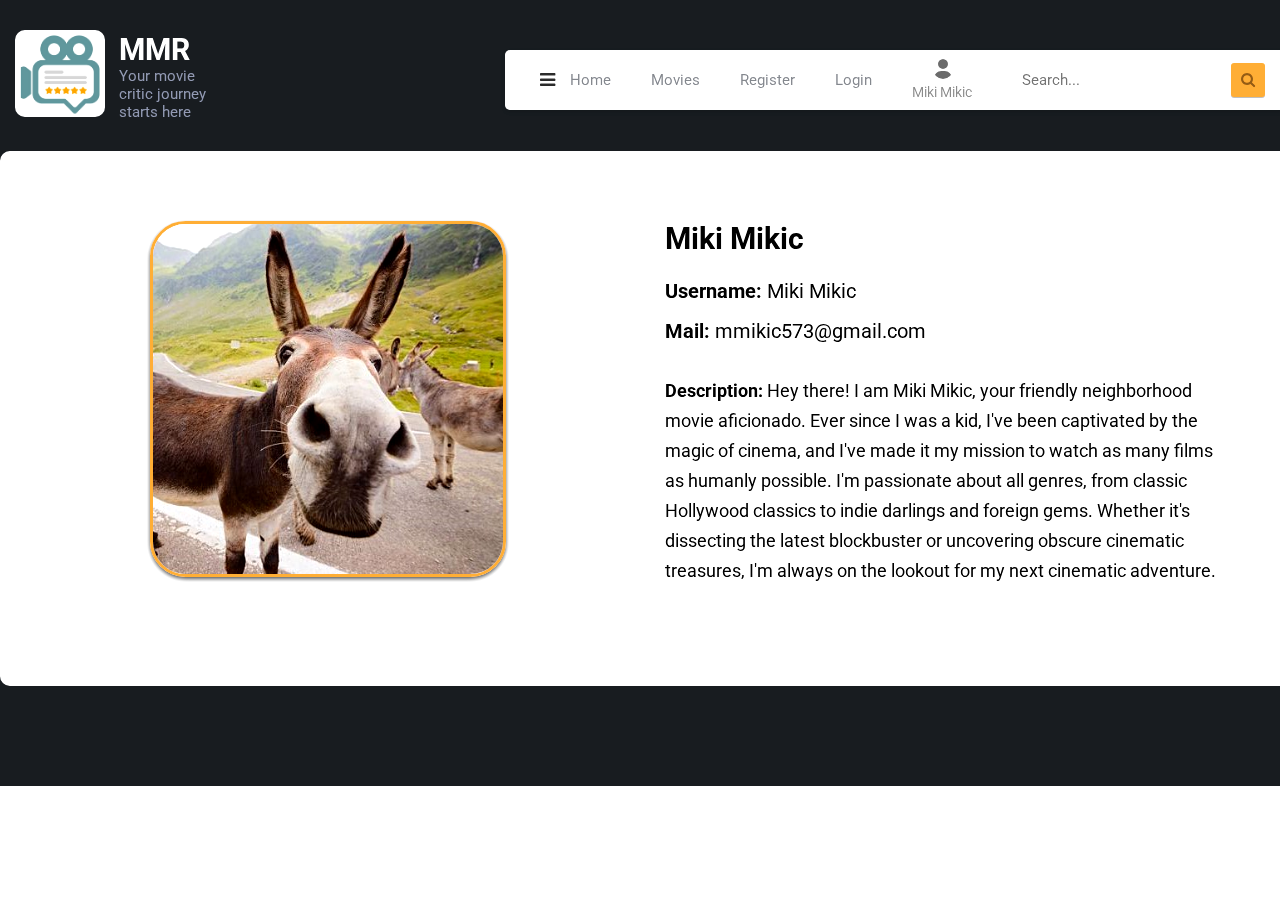
<file: movie_review_htmls/user_profile.html>
<!DOCTYPE html>
<html lang="en">
	<head>
		<meta charset="UTF-8">
		<meta http-equiv="X-UA-Compatible" content="IE=edge">
		<meta name="viewport" content="width=device-width, initial-scale=1.0,maximum-scale=1">
		
		<title>Movie Review | Single</title>

		<!-- Loading third party fonts -->
		<link href="http://fonts.googleapis.com/css?family=Roboto:300,400,700|" rel="stylesheet" type="text/css">
		<link href="fonts/font-awesome.min.css" rel="stylesheet" type="text/css">

		<!-- Loading main css file -->
		<link rel="stylesheet" href="style.css">
		
		<!--[if lt IE 9]>
		<script src="js/ie-support/html5.js"></script>
		<script src="js/ie-support/respond.js"></script>
		<![endif]-->

	</head>


	<body>
		

		<div id="site-content">
			<header class="site-header">
				<div class="container">
					<a href="index.html" id="branding">
						<img src="images/MMR_logo1.jpg" alt="" class="logo">
						<div class="logo-copy">
							<h1 class="site-title">MMR</h1>
							<small class="site-description">Your movie critic journey starts here</small>
						</div>
					</a> <!-- #branding -->

					<div class="main-navigation">
						<button type="button" class="menu-toggle"><i class="fa fa-bars"></i></button>
						<ul class="menu">
							<li class="menu-item current-menu-item"><a href="index.html">Home</a></li>
							<li class="menu-item"><a href="all_movies.html">Movies</a></li>
							<li class="menu-item"><a href="Register.html">Register</a></li>
							<li class="menu-item"><a href="Login.html">Login</a></li>
							<li class="menu-item profile-menu-item">
								<a href="user_profile.html">
									<div class="profile-picture">
										<img src="images/user-solid.svg" alt="Profile Picture">
									</div>
									<span class="profile-name">Miki Mikic</span>
								</a>
							</li>
						</ul>
						<form action="#" class="search-form">
							<input type="text" placeholder="Search...">
							<button><i class="fa fa-search"></i></button>
						</form>
					</div>

					<div class="mobile-navigation"></div>
				</div>
			</header>
			<main class="main-content">
				<div class="container">
					<div class="page">						
						<div class="content">
							<div class="row">
								<div class="col-md-6">
									<figure class="movie-poster1"><img src="images/donke.jpg" style="width: 350px; height: 350px; opacity: 100%;" alt="#"></figure>
								</div>
								<div class="col-md-6">
									<h2 class="profile_name" style="font-size:30px;">Miki Mikic</h2>
									<ul class="movie-meta" style="font-size: 20px;">
										
										<li><strong>Username: </strong> Miki Mikic</li>
										<li><strong>Mail: </strong> mmikic573@gmail.com</li>
										
									</ul>

									<ul class="starring" style="font-size: large;">
										<li><strong>Description:</strong> Hey there! I am Miki Mikic, your friendly neighborhood movie aficionado. Ever since I was a kid, I've been captivated by the magic of cinema, and I've made it my mission to watch as many films as humanly possible. I'm passionate about all genres, from classic Hollywood classics to indie darlings and foreign gems. Whether it's dissecting the latest blockbuster or uncovering obscure cinematic treasures, I'm always on the lookout for my next cinematic adventure.</li>
									</ul>
								</div>
							</div> <!-- .row -->
						</div>
					</div>
				</div> <!-- .container -->
			</main>
			<footer class="site-footer">

			</footer>
		</div>
		
		


		<script src="js/jquery-1.11.1.min.js"></script>
		<script src="js/plugins.js"></script>
		<script src="js/app.js"></script>
		
	</body>

</html>
</file>
<file: movie_review_htmls/style.css>
/*!
 * Project_Name: Themezy Movie Review
 * Author: Themezy
 * Email: info@themezy.com
 * URL: http://themezy.com
 */
/*=========================================== 
 * Importing CSS Libraries
 *===========================================*/
article,
aside,
details,
figcaption,
figure,
footer,
header,
hgroup,
nav,
section,
summary {
  display: block; }

audio,
canvas,
video {
  display: inline-block; }

audio:not([controls]) {
  display: none;
  height: 0; }

[hidden], template {
  display: none; }

html {
  background: #fff;
  color: #000;
  -webkit-text-size-adjust: 100%;
  -ms-text-size-adjust: 100%; }

html,
button,
input,
select,
textarea {
  font-family: sans-serif; }

body {
  margin: 0; }

a {
  background: transparent; }
  a:focus {
    outline: thin dotted; }
  a:hover, a:active {
    outline: 0; }

h1 {
  font-size: 2em;
  margin: 0.67em 0; }

h2 {
  font-size: 1.5em;
  margin: 0.83em 0; }

h3 {
  font-size: 1.17em;
  margin: 1em 0; }

h4 {
  font-size: 1em;
  margin: 1.33em 0; }

h5 {
  font-size: 0.83em;
  margin: 1.67em 0; }

h6 {
  font-size: 0.75em;
  margin: 2.33em 0; }

abbr[title] {
  border-bottom: 1px dotted; }

b,
strong {
  font-weight: bold; }

dfn {
  font-style: italic; }

mark {
  background: #ff0;
  color: #000; }

code,
kbd,
pre,
samp {
  font-family: monospace, serif;
  font-size: 1em; }

pre {
  white-space: pre;
  white-space: pre-wrap;
  word-wrap: break-word; }

q {
  quotes: "\201C" "\201D" "\2018" "\2019"; }

q:before,
q:after {
  content: '';
  content: none; }

small {
  font-size: 80%; }

sub,
sup {
  font-size: 75%;
  line-height: 0;
  position: relative;
  vertical-align: baseline; }

sup {
  top: -0.5em; }

sub {
  bottom: -0.25em; }

img {
  border: 0; }

svg:not(:root) {
  overflow: hidden; }

figure {
  margin: 0; }

fieldset {
  border: 1px solid #c0c0c0;
  margin: 0 2px;
  padding: 0.35em 0.625em 0.75em; }

legend {
  border: 0;
  padding: 0;
  white-space: normal; }

button,
input,
select,
textarea {
  font-family: inherit;
  font-size: 100%;
  margin: 0;
  vertical-align: baseline; }

button,
input {
  line-height: normal; }

button,
select {
  text-transform: none; }

button,
html input[type="button"],
input[type="reset"],
input[type="submit"] {
  -webkit-appearance: button;
  cursor: pointer; }

button[disabled],
input[disabled] {
  cursor: default; }

input[type="checkbox"],
input[type="radio"] {
  -moz-box-sizing: border-box;
       box-sizing: border-box;
  padding: 0; }

input[type="search"] {
  -webkit-appearance: textfield;
  -moz-box-sizing: content-box;
  box-sizing: content-box; }

input[type="search"]::-webkit-search-cancel-button,
input[type="search"]::-webkit-search-decoration {
  -webkit-appearance: none; }

button::-moz-focus-inner, input::-moz-focus-inner {
  border: 0;
  padding: 0; }

textarea {
  overflow: auto;
  vertical-align: top; }

table {
  border-collapse: collapse;
  border-spacing: 0; }

*, *:before, *:after {
  -moz-box-sizing: border-box;
       box-sizing: border-box; }

/*
 * Global Styles
 */
body {
  background-color: #212529;
  background-position: top center;
  background-repeat: no-repeat;
  color: #000000;
  font-family: "Roboto", "Open Sans", sans-serif;
  font-size: 15px;
  font-weight: 400;
  line-height: normal;
  filter:contrast(110%);
  }

h1, h2, h3, h4, h5, h6 {
  font-weight: 700;
  margin: 0 0 20px; }

hr {
  border: none;
  border-bottom: 1px solid #777; }

ul, ol {
  margin: 0;
  padding-left: 0; }

a {
  text-decoration: none;
  color: #ffaa3c; }

address {
  font-style: normal; }

p {
  margin-top: 0; }

form input, form textarea, form select {
  outline: none;
  border: 1px solid #ccc;
  padding: 10px;
  border-radius: 5px;
  outline: none; }
form select {
  -webkit-appearance: none;
  -moz-appearance: none;
  appearance: none; }
form textarea {
  resize: vertical; }

/*
 * Reusable Components Style
 */
.button, form input[type="submit"], form button, form input[type="reset"], .contact-form input[type="submit"] {
  border: none;
  background: #ffaa3c;
  padding: 10px;
  border-radius: 3px;
  color: #92601e;
  box-shadow: 0 1px 1px rgba(0, 0, 0, 0.3);
  -webkit-transition: .3s ease;
          transition: .3s ease; 
        }
  .button:hover, form input[type="submit"]:hover, form button:hover, form input[type="reset"]:hover, .contact-form input[type="submit"]:hover, .button:focus, form input[type="submit"]:focus, form button:focus, form input[type="reset"]:focus, .contact-form input[type="submit"]:focus {
    background-color: #ffc06f; }

.slider {
  position: relative;
  margin-bottom: 30px; }
  .slider .slides {
    list-style: none;
    }
    .slider .slides:after {
      content: " ";
      clear: both;
      display: block;
      overflow: hidden;
      height: 0; }
  .slider li {
    border-radius: 5px;
    overflow: hidden; }
  .slider img {
    max-width: 100%;
    width: 100%;
    height: auto;
    display: block; }
  .slider .flex-direction-nav {
    list-style: none;
    z-index: 2;
    position: absolute;
    top: 45%;
    width: 100%; }
    .slider .flex-direction-nav a {
      width: 45px;
      height: 45px;
      border-radius: 50%;
      background: white;
      text-align: center;
      line-height: 2.5;
      font-size: 18px;
      font-size: 1.2em;
      display: block;
      position: absolute;
      -webkit-transition: .3s ease;
              transition: .3s ease; }
      .slider .flex-direction-nav a:hover {
        background-color: #ffaa3c;
        color: white; }
    .slider .flex-direction-nav .flex-prev {
      left: 30px; }
    .slider .flex-direction-nav .flex-next {
      right: 30px; }

.latest-movie {
  margin-bottom: 30px;
  border-radius: 5px;
  overflow: hidden; }
  .latest-movie img {
    max-width: 100%;
    width: 100%;
    display: block;
    height: 180px; }

.team {
  text-align: center;
  margin: 0 0 30px; }
  .team .team-image {
    width: 230px;
    height: 230px;
    border-radius: 50%;
    overflow: hidden;
    margin: 0 auto 30px; }
    .team .team-image img {
      display: block;
      max-width: 100%;
      width: 100%; }
  .team .team-name {
    font-size: 16px;
    font-size: 1.0666666667em;
    margin: 0; }
  .team .team-title {
    font-size: 12px;
    font-size: 0.8em; }

.social-links {
  margin: 20px 0; }
  .social-links a {
    color: white;
    display: inline-block;
    width: 30px;
    height: 30px;
    text-align: center;
    border-radius: 50%;
    line-height: 1.9;
    -webkit-transition: .3s ease;
            transition: .3s ease; }
  .social-links .facebook {
    background-color: #204385; }
    .social-links .facebook:hover {
      background-color: #2a58ae; }
  .social-links .twitter {
    background-color: #2aa9e0; }
    .social-links .twitter:hover {
      background-color: #57bbe6; }
  .social-links .google-plus {
    background-color: #d3492c; }
    .social-links .google-plus:hover {
      background-color: #dc6d56; }
  .social-links .pinterest {
    background-color: #ca2128; }
    .social-links .pinterest:hover {
      background-color: #e03e45; }

.breadcrumbs {
  padding-bottom: 20px;
  margin-bottom: 30px;
  border-bottom: 1px solid #ebebeb; }
  .breadcrumbs a {
    font-weight: 400;
    color: #9ea1a6; }
    .breadcrumbs a:after {
      content: " ";
      width: 8px;
      height: 5px;
      display: inline-block;
      margin-left: 10px;
      margin-right: 10px;
      background: url(images/arrow-gray.png) no-repeat; }
    .breadcrumbs a:hover {
      color: #ffaa3c; }
  .breadcrumbs span {
    color: #84878d; }

ul.arrow {
  list-style: none; }
  ul.arrow li {
    padding-left: 20px;
    background: url(images/arrow.png) no-repeat 0 center;
    margin-bottom: 5px; }
    ul.arrow li a {
      color: #84878d;
      -webkit-transition: .3s ease;
              transition: .3s ease; }
      ul.arrow li a:hover {
        color: #ffaa3c; }

/* Star rating style */
.star-rating {
  display: inline-block;
  overflow: hidden;
  position: relative;
  top: 2px;
  height: 1em;
  line-height: 1.1;
  font-size: 15px;
  font-size: 1em;
  width: 4.7em;
  font-family: "FontAwesome"; }

.star-rating:before {
  content: "\f005\f005\f005\f005\f005";
  float: left;
  top: 0;
  left: 0;
  position: absolute; }

.star-rating span {
  overflow: hidden;
  float: left;
  top: 0;
  left: 0;
  position: absolute;
  padding-top: 1.5em; }

.star-rating span:before {
  content: "\f005\f005\f005\f005\f005";
  top: 0;
  position: absolute;
  left: 0;
  color: #ffaa3c; }

.feature {
  margin-bottom: 30px; }
  .feature .feature-title {
    color: #ffaa3c;
    font-size: 30px;
    font-size: 2em;
    margin: 0; }
  .feature .feature-subtitle {
    font-size: 24px;
    font-size: 1.6em;
    margin: 0 0 30px;
    font-weight: 300;
    display: block; }
  .feature p {
    margin-bottom: 30px; }

.col-md-7col-md-offset-1 {
  clear: both;
  height: 490px;
  margin-bottom: 20px; }

.contact-detail {
  list-style: none;
  margin-bottom: 30px; }
  .contact-detail li {
    padding-left: 30px;
    position: relative;
    margin-bottom: 10px; }
    .contact-detail li img {
      position: absolute;
      left: 0;
      top: 5px; }

.contact-form {
  margin-bottom: 100px;
   }
  .contact-form:after {
    content: " ";
    clear: both;
    display: block;
    overflow: hidden;
    height: 0; }
  .contact-form input:not([type="submit"]), .contact-form textarea {
    margin-bottom: 10px;
    border: 1px solid #ccc;
    padding: 10px 10px 10px 40px;
    display: block;
    width: 100%;
    border-radius: 3px;
    box-shadow: inset 0 1px 1px rgba(0, 0, 0, 0.1);
    background-repeat: no-repeat;
    background-position: 10px 15px;
    -webkit-transition: .3s ease;
            transition: .3s ease;
    outline: none; }
    .contact-form input:not([type="submit"]):focus, .contact-form input:not([type="submit"]):hover, .contact-form textarea:focus, .contact-form textarea:hover {
      border-color: #ffaa3c; }
  .contact-form textarea {
    min-height: 100px; }
  .contact-form .name {
    background-image: url("images/icon-contact-user.png"); }
    @media all and (-webkit-min-device-pixel-ratio: 1.5), all and (-o-min-device-pixel-ratio: 3 / 2), all and (min--moz-device-pixel-ratio: 1.5), all and (min-device-pixel-ratio: 1.5) {
      .contact-form .name {
        background-image: url("images/icon-contact-user@2x.png");
        background-size: 12px 14px; } }
  .contact-form .email {
    background-image: url("images/icon-contact-envelope.png"); }
    @media all and (-webkit-min-device-pixel-ratio: 1.5), all and (-o-min-device-pixel-ratio: 3 / 2), all and (min--moz-device-pixel-ratio: 1.5), all and (min-device-pixel-ratio: 1.5) {
      .contact-form .email {
        background-image: url("images/icon-contact-envelope@2x.png");
        background-size: 14px 11px; } }
  .contact-form .password {
    background-image: url("images/icons8-password-30.png");
    background-size: 16px 16px;
     }
    @media all and (-webkit-min-device-pixel-ratio: 1.5), all and (-o-min-device-pixel-ratio: 3 / 2), all and (min--moz-device-pixel-ratio: 1.5), all and (min-device-pixel-ratio: 1.5) {
      .contact-form .password {
        background-image: url("images/icons8-password-30@2x.png");
        background-size: 14px 14px; } }
  .contact-form .message {
    background-image: url("images/icon-contact-pencil.png"); }
    @media all and (-webkit-min-device-pixel-ratio: 1.5), all and (-o-min-device-pixel-ratio: 3 / 2), all and (min--moz-device-pixel-ratio: 1.5), all and (min-device-pixel-ratio: 1.5) {
      .contact-form .message {
        background-image: url("images/icon-contact-pencil@2x.png");
        background-size: 14px 14px; } }
  .contact-form input[type="submit"] {
    float: right; }

.container {
  margin-right: auto;
  margin-left: auto;
  padding-left: 15px;
  padding-right: 15px;
   }
  .container:after {
    content: " ";
    clear: both;
    display: block;
    overflow: hidden;
    height: 0; }
  @media (min-width: 768px) {
    .container {
      width: 750px; } }
  @media (min-width: 992px) {
    .container {
      width: 970px; } }
  @media (min-width: 1200px) {
    .container {
      width: 1300px; } }

.container-fluid {
  margin-right: auto;
  margin-left: auto;
  padding-left: 15px;
  padding-right: 15px;
   }
  .container-fluid:after {
    content: " ";
    clear: both;
    display: block;
    overflow: hidden;
    height: 0; }

.row {
  margin-left: -15px;
  margin-right: -15px;
   }
  .row:after {
    content: " ";
    clear: both;
    display: block;
    overflow: hidden;
    height: 0; }

.col-xs-1, .col-sm-1, .col-md-1, .col-lg-1, .col-xs-2, .col-sm-2, .col-md-2, .col-lg-2, .col-xs-3, .col-sm-3, .col-md-3, .col-lg-3, .col-xs-4, .col-sm-4, .col-md-4, .col-lg-4, .col-xs-5, .col-sm-5, .col-md-5, .col-lg-5, .col-xs-6, .col-sm-6, .col-md-6, .col-lg-6, .col-xs-7, .col-sm-7, .col-md-7, .col-lg-7, .col-xs-8, .col-sm-8, .col-md-8, .col-lg-8, .col-xs-9, .col-sm-9, .col-md-9, .col-lg-9, .col-xs-10, .col-sm-10, .col-md-10, .col-lg-10, .col-xs-11, .col-sm-11, .col-md-11, .col-lg-11, .col-xs-12, .col-sm-12, .col-md-12, .col-lg-12 {
  position: relative;
  min-height: 1px;
  padding-left: 15px;
  padding-right: 15px; }

.col-xs-1, .col-xs-2, .col-xs-3, .col-xs-4, .col-xs-5, .col-xs-6, .col-xs-7, .col-xs-8, .col-xs-9, .col-xs-10, .col-xs-11, .col-xs-12 {
  float: left; }

.col-xs-1 {
  width: 8.3333333333%; }

.col-xs-2 {
  width: 16.6666666667%; }

.col-xs-3 {
  width: 25%; }

.col-xs-4 {
  width: 33.3333333333%; }

.col-xs-5 {
  width: 41.6666666667%; }

.col-xs-6 {
  width: 50%; }

.col-xs-7 {
  width: 58.3333333333%; }

.col-xs-8 {
  width: 66.6666666667%; }

.col-xs-9 {
  width: 75%; }

.col-xs-10 {
  width: 83.3333333333%; }

.col-xs-11 {
  width: 91.6666666667%; }

.col-xs-12 {
  width: 100%; }

.col-xs-pull-0 {
  right: auto; }

.col-xs-pull-1 {
  right: 8.3333333333%; }

.col-xs-pull-2 {
  right: 16.6666666667%; }

.col-xs-pull-3 {
  right: 25%; }

.col-xs-pull-4 {
  right: 33.3333333333%; }

.col-xs-pull-5 {
  right: 41.6666666667%; }

.col-xs-pull-6 {
  right: 50%; }

.col-xs-pull-7 {
  right: 58.3333333333%; }

.col-xs-pull-8 {
  right: 66.6666666667%; }

.col-xs-pull-9 {
  right: 75%; }

.col-xs-pull-10 {
  right: 83.3333333333%; }

.col-xs-pull-11 {
  right: 91.6666666667%; }

.col-xs-pull-12 {
  right: 100%; }

.col-xs-push-0 {
  left: auto; }

.col-xs-push-1 {
  left: 8.3333333333%; }

.col-xs-push-2 {
  left: 16.6666666667%; }

.col-xs-push-3 {
  left: 25%; }

.col-xs-push-4 {
  left: 33.3333333333%; }

.col-xs-push-5 {
  left: 41.6666666667%; }

.col-xs-push-6 {
  left: 50%; }

.col-xs-push-7 {
  left: 58.3333333333%; }

.col-xs-push-8 {
  left: 66.6666666667%; }

.col-xs-push-9 {
  left: 75%; }

.col-xs-push-10 {
  left: 83.3333333333%; }

.col-xs-push-11 {
  left: 91.6666666667%; }

.col-xs-push-12 {
  left: 100%; }

.col-xs-offset-0 {
  margin-left: 0%; }

.col-xs-offset-1 {
  margin-left: 8.3333333333%; }

.col-xs-offset-2 {
  margin-left: 16.6666666667%; }

.col-xs-offset-3 {
  margin-left: 25%; }

.col-xs-offset-4 {
  margin-left: 33.3333333333%; }

.col-xs-offset-5 {
  margin-left: 41.6666666667%; }

.col-xs-offset-6 {
  margin-left: 50%; }

.col-xs-offset-7 {
  margin-left: 58.3333333333%; }

.col-xs-offset-8 {
  margin-left: 66.6666666667%; }

.col-xs-offset-9 {
  margin-left: 75%; }

.col-xs-offset-10 {
  margin-left: 83.3333333333%; }

.col-xs-offset-11 {
  margin-left: 91.6666666667%; }

.col-xs-offset-12 {
  margin-left: 100%; }

@media (min-width: 768px) {
  .col-sm-1, .col-sm-2, .col-sm-3, .col-sm-4, .col-sm-5, .col-sm-6, .col-sm-7, .col-sm-8, .col-sm-9, .col-sm-10, .col-sm-11, .col-sm-12 {
    float: left; }

  .col-sm-1 {
    width: 8.3333333333%; }

  .col-sm-2 {
    width: 16.6666666667%; }

  .col-sm-3 {
    width: 25%; }

  .col-sm-4 {
    width: 33.3333333333%; }

  .col-sm-5 {
    width: 41.6666666667%; }

  .col-sm-6 {
    width: 50%; }

  .col-sm-7 {
    width: 58.3333333333%; }

  .col-sm-8 {
    width: 66.6666666667%; }

  .col-sm-9 {
    width: 75%; }

  .col-sm-10 {
    width: 83.3333333333%; }

  .col-sm-11 {
    width: 91.6666666667%; }

  .col-sm-12 {
    width: 100%; }

  .col-sm-pull-0 {
    right: auto; }

  .col-sm-pull-1 {
    right: 8.3333333333%; }

  .col-sm-pull-2 {
    right: 16.6666666667%; }

  .col-sm-pull-3 {
    right: 25%; }

  .col-sm-pull-4 {
    right: 33.3333333333%; }

  .col-sm-pull-5 {
    right: 41.6666666667%; }

  .col-sm-pull-6 {
    right: 50%; }

  .col-sm-pull-7 {
    right: 58.3333333333%; }

  .col-sm-pull-8 {
    right: 66.6666666667%; }

  .col-sm-pull-9 {
    right: 75%; }

  .col-sm-pull-10 {
    right: 83.3333333333%; }

  .col-sm-pull-11 {
    right: 91.6666666667%; }

  .col-sm-pull-12 {
    right: 100%; }

  .col-sm-push-0 {
    left: auto; }

  .col-sm-push-1 {
    left: 8.3333333333%; }

  .col-sm-push-2 {
    left: 16.6666666667%; }

  .col-sm-push-3 {
    left: 25%; }

  .col-sm-push-4 {
    left: 33.3333333333%; }

  .col-sm-push-5 {
    left: 41.6666666667%; }

  .col-sm-push-6 {
    left: 50%; }

  .col-sm-push-7 {
    left: 58.3333333333%; }

  .col-sm-push-8 {
    left: 66.6666666667%; }

  .col-sm-push-9 {
    left: 75%; }

  .col-sm-push-10 {
    left: 83.3333333333%; }

  .col-sm-push-11 {
    left: 91.6666666667%; }

  .col-sm-push-12 {
    left: 100%; }

  .col-sm-offset-0 {
    margin-left: 0%; }

  .col-sm-offset-1 {
    margin-left: 8.3333333333%; }

  .col-sm-offset-2 {
    margin-left: 16.6666666667%; }

  .col-sm-offset-3 {
    margin-left: 25%; }

  .col-sm-offset-4 {
    margin-left: 33.3333333333%; }

  .col-sm-offset-5 {
    margin-left: 41.6666666667%; }

  .col-sm-offset-6 {
    margin-left: 50%; }

  .col-sm-offset-7 {
    margin-left: 58.3333333333%; }

  .col-sm-offset-8 {
    margin-left: 66.6666666667%; }

  .col-sm-offset-9 {
    margin-left: 75%; }

  .col-sm-offset-10 {
    margin-left: 83.3333333333%; }

  .col-sm-offset-11 {
    margin-left: 91.6666666667%; }

  .col-sm-offset-12 {
    margin-left: 100%; } }
@media (min-width: 992px) {
  .col-md-1, .col-md-2, .col-md-3, .col-md-4, .col-md-5, .col-md-6, .col-md-7, .col-md-8, .col-md-9, .col-md-10, .col-md-11, .col-md-12 {
    float: left; }

  .col-md-1 {
    width: 8.3333333333%; }

  .col-md-2 {
    width: 16.6666666667%; }

  .col-md-3 {
    width: 25%; }

  .col-md-4 {
    width: 33.3333333333%; }

  .col-md-5 {
    width: 41.6666666667%; }

  .col-md-6 {
    width: 50%; }

  .col-md-7 {
    width: 58.3333333333%; }

  .col-md-8 {
    width: 66.6666666667%; }

  .col-md-9 {
    width: 75%; }

  .col-md-10 {
    width: 83.3333333333%; }

  .col-md-11 {
    width: 91.6666666667%; }

  .col-md-12 {
    width: 100%; }

  .col-md-pull-0 {
    right: auto; }

  .col-md-pull-1 {
    right: 8.3333333333%; }

  .col-md-pull-2 {
    right: 16.6666666667%; }

  .col-md-pull-3 {
    right: 25%; }

  .col-md-pull-4 {
    right: 33.3333333333%; }

  .col-md-pull-5 {
    right: 41.6666666667%; }

  .col-md-pull-6 {
    right: 50%; }

  .col-md-pull-7 {
    right: 58.3333333333%; }

  .col-md-pull-8 {
    right: 66.6666666667%; }

  .col-md-pull-9 {
    right: 75%; }

  .col-md-pull-10 {
    right: 83.3333333333%; }

  .col-md-pull-11 {
    right: 91.6666666667%; }

  .col-md-pull-12 {
    right: 100%; }

  .col-md-push-0 {
    left: auto; }

  .col-md-push-1 {
    left: 8.3333333333%; }

  .col-md-push-2 {
    left: 16.6666666667%; }

  .col-md-push-3 {
    left: 25%; }

  .col-md-push-4 {
    left: 33.3333333333%; }

  .col-md-push-5 {
    left: 41.6666666667%; }

  .col-md-push-6 {
    left: 50%; }

  .col-md-push-7 {
    left: 58.3333333333%; }

  .col-md-push-8 {
    left: 66.6666666667%; }

  .col-md-push-9 {
    left: 75%; }

  .col-md-push-10 {
    left: 83.3333333333%; }

  .col-md-push-11 {
    left: 91.6666666667%; }

  .col-md-push-12 {
    left: 100%; }

  .col-md-offset-0 {
    margin-left: 0%; }

  .col-md-offset-1 {
    margin-left: 8.3333333333%; }

  .col-md-offset-2 {
    margin-left: 16.6666666667%; }

  .col-md-offset-3 {
    margin-left: 25%; }

  .col-md-offset-4 {
    margin-left: 33.3333333333%; }

  .col-md-offset-5 {
    margin-left: 41.6666666667%; }

  .col-md-offset-6 {
    margin-left: 50%; }

  .col-md-offset-7 {
    margin-left: 58.3333333333%; }

  .col-md-offset-8 {
    margin-left: 66.6666666667%; }

  .col-md-offset-9 {
    margin-left: 75%; }

  .col-md-offset-10 {
    margin-left: 83.3333333333%; }

  .col-md-offset-11 {
    margin-left: 91.6666666667%; }

  .col-md-offset-12 {
    margin-left: 100%; } }
@media (min-width: 1200px) {
  .col-lg-1, .col-lg-2, .col-lg-3, .col-lg-4, .col-lg-5, .col-lg-6, .col-lg-7, .col-lg-8, .col-lg-9, .col-lg-10, .col-lg-11, .col-lg-12 {
    float: left; }

  .col-lg-1 {
    width: 8.3333333333%; }

  .col-lg-2 {
    width: 16.6666666667%; }

  .col-lg-3 {
    width: 25%; }

  .col-lg-4 {
    width: 33.3333333333%; }

  .col-lg-5 {
    width: 41.6666666667%; }

  .col-lg-6 {
    width: 50%; }

  .col-lg-7 {
    width: 58.3333333333%; }

  .col-lg-8 {
    width: 66.6666666667%; }

  .col-lg-9 {
    width: 75%; }

  .col-lg-10 {
    width: 83.3333333333%; }

  .col-lg-11 {
    width: 91.6666666667%; }

  .col-lg-12 {
    width: 100%; }

  .col-lg-pull-0 {
    right: auto; }

  .col-lg-pull-1 {
    right: 8.3333333333%; }

  .col-lg-pull-2 {
    right: 16.6666666667%; }

  .col-lg-pull-3 {
    right: 25%; }

  .col-lg-pull-4 {
    right: 33.3333333333%; }

  .col-lg-pull-5 {
    right: 41.6666666667%; }

  .col-lg-pull-6 {
    right: 50%; }

  .col-lg-pull-7 {
    right: 58.3333333333%; }

  .col-lg-pull-8 {
    right: 66.6666666667%; }

  .col-lg-pull-9 {
    right: 75%; }

  .col-lg-pull-10 {
    right: 83.3333333333%; }

  .col-lg-pull-11 {
    right: 91.6666666667%; }

  .col-lg-pull-12 {
    right: 100%; }

  .col-lg-push-0 {
    left: auto; }

  .col-lg-push-1 {
    left: 8.3333333333%; }

  .col-lg-push-2 {
    left: 16.6666666667%; }

  .col-lg-push-3 {
    left: 25%; }

  .col-lg-push-4 {
    left: 33.3333333333%; }

  .col-lg-push-5 {
    left: 41.6666666667%; }

  .col-lg-push-6 {
    left: 50%; }

  .col-lg-push-7 {
    left: 58.3333333333%; }

  .col-lg-push-8 {
    left: 66.6666666667%; }

  .col-lg-push-9 {
    left: 75%; }

  .col-lg-push-10 {
    left: 83.3333333333%; }

  .col-lg-push-11 {
    left: 91.6666666667%; }

  .col-lg-push-12 {
    left: 100%; }

  .col-lg-offset-0 {
    margin-left: 0%; }

  .col-lg-offset-1 {
    margin-left: 8.3333333333%; }

  .col-lg-offset-2 {
    margin-left: 16.6666666667%; }

  .col-lg-offset-3 {
    margin-left: 25%; }

  .col-lg-offset-4 {
    margin-left: 33.3333333333%; }

  .col-lg-offset-5 {
    margin-left: 41.6666666667%; }

  .col-lg-offset-6 {
    margin-left: 50%; }

  .col-lg-offset-7 {
    margin-left: 58.3333333333%; }

  .col-lg-offset-8 {
    margin-left: 66.6666666667%; }

  .col-lg-offset-9 {
    margin-left: 75%; }

  .col-lg-offset-10 {
    margin-left: 83.3333333333%; }

  .col-lg-offset-11 {
    margin-left: 91.6666666667%; }

  .col-lg-offset-12 {
    margin-left: 100%; } }
@-ms-viewport {
  width: device-width; }
.visible-xs, .visible-sm, .visible-md, .visible-lg {
  display: none !important; }

.visible-xs-block,
.visible-xs-inline,
.visible-xs-inline-block,
.visible-sm-block,
.visible-sm-inline,
.visible-sm-inline-block,
.visible-md-block,
.visible-md-inline,
.visible-md-inline-block,
.visible-lg-block,
.visible-lg-inline,
.visible-lg-inline-block {
  display: none !important; }

@media (max-width: 767px) {
  .visible-xs {
    display: block !important; }

  table.visible-xs {
    display: table; }

  tr.visible-xs {
    display: table-row !important; }

  th.visible-xs,
  td.visible-xs {
    display: table-cell !important; } }
@media (max-width: 767px) {
  .visible-xs-block {
    display: block !important; } }

@media (max-width: 767px) {
  .visible-xs-inline {
    display: inline !important; } }

@media (max-width: 767px) {
  .visible-xs-inline-block {
    display: inline-block !important; } }

@media (min-width: 768px) and (max-width: 991px) {
  .visible-sm {
    display: block !important; }

  table.visible-sm {
    display: table; }

  tr.visible-sm {
    display: table-row !important; }

  th.visible-sm,
  td.visible-sm {
    display: table-cell !important; } }
@media (min-width: 768px) and (max-width: 991px) {
  .visible-sm-block {
    display: block !important; } }

@media (min-width: 768px) and (max-width: 991px) {
  .visible-sm-inline {
    display: inline !important; } }

@media (min-width: 768px) and (max-width: 991px) {
  .visible-sm-inline-block {
    display: inline-block !important; } }

@media (min-width: 992px) and (max-width: 1199px) {
  .visible-md {
    display: block !important; }

  table.visible-md {
    display: table; }

  tr.visible-md {
    display: table-row !important; }

  th.visible-md,
  td.visible-md {
    display: table-cell !important; } }
@media (min-width: 992px) and (max-width: 1199px) {
  .visible-md-block {
    display: block !important; } }

@media (min-width: 992px) and (max-width: 1199px) {
  .visible-md-inline {
    display: inline !important; } }

@media (min-width: 992px) and (max-width: 1199px) {
  .visible-md-inline-block {
    display: inline-block !important; } }

@media (min-width: 1200px) {
  .visible-lg {
    display: block !important; }

  table.visible-lg {
    display: table; }

  tr.visible-lg {
    display: table-row !important; }

  th.visible-lg,
  td.visible-lg {
    display: table-cell !important; } }
@media (min-width: 1200px) {
  .visible-lg-block {
    display: block !important; } }

@media (min-width: 1200px) {
  .visible-lg-inline {
    display: inline !important; } }

@media (min-width: 1200px) {
  .visible-lg-inline-block {
    display: inline-block !important; } }

@media (max-width: 767px) {
  .hidden-xs {
    display: none !important; } }
@media (min-width: 768px) and (max-width: 991px) {
  .hidden-sm {
    display: none !important; } }
@media (min-width: 992px) and (max-width: 1199px) {
  .hidden-md {
    display: none !important; } }
@media (min-width: 1200px) {
  .hidden-lg {
    display: none !important; } }
.visible-print {
  display: none !important; }

@media print {
  .visible-print {
    display: block !important; }

  table.visible-print {
    display: table; }

  tr.visible-print {
    display: table-row !important; }

  th.visible-print,
  td.visible-print {
    display: table-cell !important; } }
.visible-print-block {
  display: none !important; }
  @media print {
    .visible-print-block {
      display: block !important; } }

.visible-print-inline {
  display: none !important; }
  @media print {
    .visible-print-inline {
      display: inline !important; } }

.visible-print-inline-block {
  display: none !important; }
  @media print {
    .visible-print-inline-block {
      display: inline-block !important; } }

@media print {
  .hidden-print {
    display: none !important; } }
/*
 * Header Styles
 */
.site-header {
  padding: 30px 0;
   }
  .site-header:after {
    content: " ";
    clear: both;
    display: block;
    overflow: hidden;
    height: 0;
   }

#branding {
  float: left; }
  #branding .logo, #branding .logo-copy {
    display: inline-block;
    width: 90px;
    border-radius: 10px; }
  #branding .logo {
    margin-right: 10px; }
  #branding .site-title {
    margin: 0;
    text-transform: uppercase;
    color: white;
    font-size: 15px;
    font-size: 30px; }
    #branding .site-title a {
      color: white; }
  #branding .site-description {
    font-size: 13px;
    font-size: 15px;
    color: #9198af; }

    .main-navigation {
      float: right;
      background: #fff;
      border-radius: 5px;
      margin-top: 20px;
      padding: 9px 20px;
      box-shadow: 0 2px 4px rgba(0, 0, 0, 0.1);
      display: flex; /* Use flexbox for alignment */
      align-items: center; /* Align items vertically */
  }
  
  .menu-toggle,
  .menu,
  .search-form {
      display: flex; /* Use flexbox for alignment */
      align-items: center; /* Align items vertically */
  }
  
  .menu-toggle {
      color: #333;
      background: none;
      border: none;
      font-size: 18px;
      padding: 8px 15px;
      cursor: pointer;
  }
  
  .menu {
      list-style: none;
      margin: 0;
      padding: 0;
  }
  
  .menu-item {
      margin-right: 40px; /* Adjust spacing between menu items */
  }
  
  .menu-item:last-child {
      margin-right: 40px; /* Remove right margin for the last menu item */
  }
  
  .menu-item a {
      color: #84878d;
      text-decoration: none;
      transition: color 0.3s ease;
  }
  
  .menu-item a:hover {
      color: #ffaa3c;
  }
  
  .search-form input,
  .search-form button {
      border: none;
      padding: 8px 10px;
      border-radius: 3px;
      transition: background-color 0.3s ease;
  }
  
  .search-form input:focus,
  .search-form button:focus {
      outline: none;
  }
  
  .profile-picture img {
      width: 20px;
      height: 20px;
      border-radius: 50%;
      margin-left: 21px;
      opacity: 57%;
  }
  
  .profile-name {
      font-size: 14px;
      color: #333;
      opacity: 57%;
  }

.mobile-navigation {
  clear: both;
  padding-top: 20px;
  display: none; }
  @media screen and (min-width: 991px) {
    .mobile-navigation {
      display: none !important; } }
  .mobile-navigation .menu {
    padding: 10px 20px;
    background-color: white;
    border-radius: 3px;
    list-style: none; }
    .mobile-navigation .menu li {
      border-bottom: 1px solid #eeeeef; }
      .mobile-navigation .menu li:last-child {
        border-bottom: none; }
    .mobile-navigation .menu a {
      color: #84878d;
      padding: 10px;
      display: block; }
      .mobile-navigation .menu a:hover {
        color: #ffaa3c; }

.main-content .container {
  background: white;
  border-radius: 10px;
  padding: 70px; }

.section-title {
  font-size: 30px;
  font-size: 2em;
  font-weight: 400; }

.movie-schedule {
  list-style: none; }
  .movie-schedule li {
    padding: 10px 0;
    border-bottom: 1px solid #d7d8da; }
    .movie-schedule li:last-child {
      border-bottom: none; }
  .movie-schedule .date, .movie-schedule .entry-title {
    display: inline-block; }
  .movie-schedule .date {
    width: 80px;
    padding: 5px 10px;
    text-align: center;
    font-size: 12px;
    font-size: 0.8em;
    border: 1px solid #d7d8da;
    border-radius: 3px;
    margin-right: 10px; }
  .movie-schedule .entry-title {
    font-size: 15px;
    font-size: 1em;
    font-weight: 400;
    margin: 0; }
    .movie-schedule .entry-title a {
      -webkit-transition: .3s ease;
              transition: .3s ease; }
      .movie-schedule .entry-title a:hover {
        color: #84878d; }

.no-bullet {
  list-style: none; }

.leading {
  font-size: 26px;
  font-size: 1.7333333333em;
  font-weight: 300; }

.page figure {
  margin-bottom: 30px; }
.page img {
  max-width: 100%; 
  }
.page .movie-title {
  font-size: 36px;
  font-size: 2.4em;
  font-weight: 300; }

.filters {
  margin-bottom: 50px; }
  .filters select {
    -webkit-appearance: none;
    -moz-appearance: none;
    appearance: none;
    padding: 10px 50px 10px 10px;
    background-color: #e7e7e7;
    border-radius: 5px;
    border: none;
    margin-right: 10px;
    box-shadow: 0 1px 1px rgba(0, 0, 0, 0.3);
    outline: none;
    background-image: url(images/select.png);
    background-repeat: no-repeat;
    background-position: 100% center; }

.movie-list {
  margin: 0 -15px; }
  .movie-list .movie {
    width: 25%;
    padding: 0 15px;
    float: left;
    margin-bottom: 30px; }
    @media screen and (min-width: 991px) {
      .movie-list .movie:nth-child(4n+1) {
        clear: both; } }
    @media screen and (max-width: 990px) {
      .movie-list .movie {
        width: 50%; }
        .movie-list .movie:nth-child(4n+1) {
          clear: none; }
        .movie-list .movie:nth-child(2n+1) {
          clear: both; } }
    @media screen and (max-width: 480px) {
      .movie-list .movie {
        width: 100%;
        clear: both; } }
    .movie-list .movie .movie-poster {
      border-radius: 5px;
      overflow: hidden;
      margin-bottom: 20px;
      border: 1px solid transparent; }
      .movie-list .movie .movie-poster img {
        display: block;
        width: 100%;
        max-width: 100%;
        height: auto;
        -webkit-transition: .3s ease;
                transition: .3s ease; }
    .movie-list .movie:hover img {
      -webkit-transform: scale(1.2);
          -ms-transform: scale(1.2);
              transform: scale(1.2); }
    .movie-list .movie .movie-title {
      font-size: 24px;
      font-size: 1.6em;
      font-weight: 300;
      margin-bottom: 20px; }
      .movie-list .movie .movie-title a {
        color: #84878d;
        -webkit-transition: .3s ease;
                transition: .3s ease; }
        .movie-list .movie .movie-title a:hover {
          color: #ffaa3c; }

.pagination {
  clear: both;
  text-align: center; }
  .pagination .page-number {
    display: inline-block;
    width: 40px;
    height: 40px;
    border-radius: 5px;
    background: #e7e7e7;
    box-shadow: 0 1px 1px rgba(0, 0, 0, 0.2);
    line-height: 2.6;
    color: #84878d;
    font-size: 15px;
    font-size: 1em;
    -webkit-transition: .3s ease;
            transition: .3s ease; }
    .pagination .page-number.current, .pagination .page-number:hover {
      background: #ffaa3c;
      color: white; }

.movie-meta, .starring {
  margin-bottom: 30px;
  line-height: 30px;
  list-style: none; }
  .movie-meta li, .starring li {
    margin-bottom: 10px; }

/*
 * Footer Styles
 */
.site-footer {
  padding: 50px 0; }
  .site-footer .widget {
    margin-bottom: 30px; }
  .site-footer .widget-title {
    color: #bec1c8;
    font-weight: 300; }
  .site-footer .subscribe-form input[type="text"] {
    width: 100%;
    border: 1px solid #bec1c8;
    background-color: transparent;
    background-image: url(images/arrow.png);
    background-repeat: no-repeat;
    background-position: right center;
    color: inherit;
    font-size: 13px;
    font-size: 0.8666666667em;
    -webkit-transition: .3s ease;
            transition: .3s ease; }
    .site-footer .subscribe-form input[type="text"]:focus, .site-footer .subscribe-form input[type="text"]:hover {
      border-color: #ffaa3c; }
  .site-footer a {
    color: #84878d;
    -webkit-transition: .3s ease;
            transition: .3s ease; }
    .site-footer a:hover {
      color: #ffaa3c; }
  .site-footer .colophon {
    padding-top: 30px; }
  .welcome-message {
    text-align: left;
}

.welcome-message h1 {
    font-size: 40px;
    color: #ffaa3c;
    margin-bottom: 20px;
}

.movie-poster1 {
  border: 3px solid #ffaa3c; /* Add a 2px solid black border */
  border-radius: 10%; /* Make the border rounded for a circular shape */
  display:inline-flex; /* Ensure the border only takes the necessary space */
  overflow: hidden; /* Hide any content that overflows the border */
  margin-left: 80px;
  box-shadow: 0px 2px 4px rgba(0, 0, 0, 0.671);
}
.movie-poster2 {
  border: 3px solid #ffaa3c; /* Add a 2px solid black border */
  border-radius: 10%; /* Make the border rounded for a circular shape */
  display:inline-flex; /* Ensure the border only takes the necessary space */
  overflow: hidden; /* Hide any content that overflows the border */
  margin-left: 60px;
  margin-top: 50px;
  box-shadow: 0px 2px 4px rgba(0, 0, 0, 0.671);
  
}

.body {
  color: #566787;
background: #f5f5f5;
font-family: 'Varela Round', sans-serif;
font-size: 13px;
}
.table-wrapper {
  background: #fff;
  padding: 20px 25px;
  margin: 30px 0;
border-radius: 3px;
  box-shadow: 0 1px 1px rgba(0,0,0,.05);
}
.table-title {        
padding-bottom: 15px;
background: #435d7d;
color: #fff;
padding: 16px 30px;
margin: -20px -25px 10px;
border-radius: 3px 3px 0 0;
}
.table-title h2 {
margin: 5px 0 0;
font-size: 24px;
}
.table-title .btn-group {
float: right;
}
.table-title .btn {
color: #fff;
float: right;
font-size: 13px;
border: none;
min-width: 50px;
border-radius: 2px;
border: none;
outline: none !important;
margin-left: 10px;
}
.table-title .btn i {
float: left;
font-size: 21px;
margin-right: 5px;
}
.table-title .btn span {
float: left;
margin-top: 2px;
}
table.table tr th, table.table tr td {
  border-color: #e9e9e9;
padding: 12px 15px;
vertical-align: middle;
}
table.table tr th:first-child {
width: 60px;
}
table.table tr th:last-child {
width: 100px;
}
table.table-striped tbody tr:nth-of-type(odd) {
background-color: #fcfcfc;
}
table.table-striped.table-hover tbody tr:hover {
background: #f5f5f5;
}
table.table th i {
  font-size: 13px;
  margin: 0 5px;
  cursor: pointer;
}	
table.table td:last-child i {
opacity: 0.9;
font-size: 22px;
  margin: 0 5px;
}
table.table td a {
font-weight: bold;
color: #566787;
display: inline-block;
text-decoration: none;
outline: none !important;
}
table.table td a:hover {
color: #2196F3;
}
table.table td a.edit {
  color: #FFC107;
}
table.table td a.delete {
  color: #F44336;
}
table.table td i {
  font-size: 19px;
}
table.table .avatar {
border-radius: 50%;
vertical-align: middle;
margin-right: 10px;
}
.pagination {
  float: right;
  margin: 0 0 5px;
}
.pagination li a {
  border: none;
  font-size: 13px;
  min-width: 30px;
  min-height: 30px;
  color: #999;
  margin: 0 2px;
  line-height: 30px;
  border-radius: 2px !important;
  text-align: center;
  padding: 0 6px;
}
.pagination li a:hover {
  color: #666;
}	
.pagination li.active a, .pagination li.active a.page-link {
  background: #03A9F4;
}
.pagination li.active a:hover {        
  background: #0397d6;
}
.pagination li.disabled i {
  color: #ccc;
}
.pagination li i {
  font-size: 16px;
  padding-top: 6px
}
.hint-text {
  float: left;
  margin-top: 10px;
  font-size: 13px;
}    
/* Custom checkbox */
.custom-checkbox {
position: relative;
}
.custom-checkbox input[type="checkbox"] {    
opacity: 0;
position: absolute;
margin: 5px 0 0 3px;
z-index: 9;
}
.custom-checkbox label:before{
width: 18px;
height: 18px;
}
.custom-checkbox label:before {
content: '';
margin-right: 10px;
display: inline-block;
vertical-align: text-top;
background: white;
border: 1px solid #bbb;
border-radius: 2px;
box-sizing: border-box;
z-index: 2;
}
.custom-checkbox input[type="checkbox"]:checked + label:after {
content: '';
position: absolute;
left: 6px;
top: 3px;
width: 6px;
height: 11px;
border: solid #000;
border-width: 0 3px 3px 0;
transform: inherit;
z-index: 3;
transform: rotateZ(45deg);
}
.custom-checkbox input[type="checkbox"]:checked + label:before {
border-color: #03A9F4;
background: #03A9F4;
}
.custom-checkbox input[type="checkbox"]:checked + label:after {
border-color: #fff;
}
.custom-checkbox input[type="checkbox"]:disabled + label:before {
color: #b8b8b8;
cursor: auto;
box-shadow: none;
background: #ddd;
}
/* Modal styles */
.modal .modal-dialog {
max-width: 400px;
}
.modal .modal-header, .modal .modal-body, .modal .modal-footer {
padding: 20px 30px;
}
.modal .modal-content {
border-radius: 3px;
}
.modal .modal-footer {
background: #ecf0f1;
border-radius: 0 0 3px 3px;
}
.modal .modal-title {
  display: inline-block;
}
.modal .form-control {
border-radius: 2px;
box-shadow: none;
border-color: #dddddd;
}
.modal textarea.form-control {
resize: vertical;
}
.modal .btn {
border-radius: 2px;
min-width: 100px;
}	
.modal form label {
font-weight: normal;
}
</file>
<file: movie_review_htmls2/spapp/css/spapp.css>
main#spapp > section { display: none; } 
main#spapp > section:last-child { display: block; } 
@keyframes appear { from { width:0; opacity:0; } to { width:100%; opacity:1; } } 
main#spapp > section:target { display: block; animation: appear 0.1s linear 1; } 
main#spapp > section:target ~ * { display: none; }
</file>
<file: movie_review_htmls2/style.css>
/*!
 * Project_Name: Themezy Movie Review
 * Author: Themezy
 * Email: info@themezy.com
 * URL: http://themezy.com
 */
/*=========================================== 
 * Importing CSS Libraries
 *===========================================*/
article,
aside,
details,
figcaption,
figure,
footer,
header,
hgroup,
nav,
section,
summary {
  display: block; }

audio,
canvas,
video {
  display: inline-block; }

audio:not([controls]) {
  display: none;
  height: 0; }

[hidden], template {
  display: none; }

html {
  background: #000000;
  color: #000000;;
  -webkit-text-size-adjust: 100%;
  -ms-text-size-adjust: 100%; }

html,
button,
input,
select,
textarea {
  font-family: sans-serif; }

body {
  margin: 0; }

a {
  background: transparent; }
  a:focus {
    outline: thin dotted; }
  a:hover, a:active {
    outline: 0; }

h1 {
  font-size: 2em;
  margin: 0.67em 0; }

h2 {
  font-size: 1.5em;
  margin: 0.83em 0; }

h3 {
  font-size: 1.17em;
  margin: 1em 0; }

h4 {
  font-size: 1em;
  margin: 1.33em 0; }

h5 {
  font-size: 0.83em;
  margin: 1.67em 0; }

h6 {
  font-size: 0.75em;
  margin: 2.33em 0; }

abbr[title] {
  border-bottom: 1px dotted; }

b,
strong {
  font-weight: bold; }

dfn {
  font-style: italic; }

mark {
  background: #ff0;
  color: #000; }

code,
kbd,
pre,
samp {
  font-family: monospace, serif;
  font-size: 1em; }

pre {
  white-space: pre;
  white-space: pre-wrap;
  word-wrap: break-word; }

q {
  quotes: "\201C" "\201D" "\2018" "\2019"; }

q:before,
q:after {
  content: '';
  content: none; }

small {
  font-size: 80%; }

sub,
sup {
  font-size: 75%;
  line-height: 0;
  position: relative;
  vertical-align: baseline; }

sup {
  top: -0.5em; }

sub {
  bottom: -0.25em; }

img {
  border: 0; }

svg:not(:root) {
  overflow: hidden; }

figure {
  margin: 0; }

fieldset {
  border: 1px solid #c0c0c0;
  margin: 0 2px;
  padding: 0.35em 0.625em 0.75em; }

legend {
  border: 0;
  padding: 0;
  white-space: normal; }

button,
input,
select,
textarea {
  font-family: inherit;
  font-size: 100%;
  margin: 0;
  vertical-align: baseline; }

button,
input {
  line-height: normal; }

button,
select {
  text-transform: none; }

button,
html input[type="button"],
input[type="reset"],
input[type="submit"] {
  -webkit-appearance: button;
  cursor: pointer; }

button[disabled],
input[disabled] {
  cursor: default; }

input[type="checkbox"],
input[type="radio"] {
  -moz-box-sizing: border-box;
       box-sizing: border-box;
  padding: 0; }

input[type="search"] {
  -webkit-appearance: textfield;
  -moz-box-sizing: content-box;
  box-sizing: content-box; }

input[type="search"]::-webkit-search-cancel-button,
input[type="search"]::-webkit-search-decoration {
  -webkit-appearance: none; }

button::-moz-focus-inner, input::-moz-focus-inner {
  border: 0;
  padding: 0; }

textarea {
  overflow: auto;
  vertical-align: top; }

table {
  border-collapse: collapse;
  border-spacing: 0; }

*, *:before, *:after {
  -moz-box-sizing: border-box;
       box-sizing: border-box; }

/*
 * Global Styles
 */
body {
  background-color: #000000;
  background-position: top center;
  background-repeat: no-repeat;
  color: #000000;
  font-family: "Roboto", "Open Sans", sans-serif;
  font-size: 15px;
  font-weight: 400;
  line-height: normal;
  filter:contrast(110%);
  }

h1, h2, h3, h4, h5, h6 {
  font-weight: 700;
  margin: 0 0 20px; }

hr {
  border: none;
  border-bottom: 1px solid #777; }

ul, ol {
  margin: 0;
  padding-left: 0; }

a {
  text-decoration: none;
  color: #ffaa3c; }

address {
  font-style: normal; }

p {
  margin-top: 0; }

form input, form textarea, form select {
  outline: none;
  border: 1px solid #ccc;
  padding: 10px;
  border-radius: 5px;
  outline: none; }
form select {
  -webkit-appearance: none;
  -moz-appearance: none;
  appearance: none; }
form textarea {
  resize: vertical; }

/*
 * Reusable Components Style
 */
.button, form input[type="submit"], form button, form input[type="reset"], .contact-form input[type="submit"] {
  border: none;
  background: #ffaa3c;
  padding: 10px;
  border-radius: 3px;
  color: #92601e;
  box-shadow: 0 1px 1px rgba(0, 0, 0, 0.3);
  -webkit-transition: .3s ease;
          transition: .3s ease; 
        }
  .button:hover, form input[type="submit"]:hover, form button:hover, form input[type="reset"]:hover, .contact-form input[type="submit"]:hover, .button:focus, form input[type="submit"]:focus, form button:focus, form input[type="reset"]:focus, .contact-form input[type="submit"]:focus {
    background-color: #ffc06f; }

.slider {
  position: relative;
  margin-bottom: 30px; }
  .slider .slides {
    list-style: none;
    }
    .slider .slides:after {
      content: " ";
      clear: both;
      display: block;
      overflow: hidden;
      height: 0; }
  .slider li {
    border-radius: 5px;
    overflow: hidden; }
  .slider img {
    max-width: 100%;
    width: 100%;
    height: auto;
    display: block; }
  .slider .flex-direction-nav {
    list-style: none;
    z-index: 2;
    position: absolute;
    top: 45%;
    width: 100%; }
    .slider .flex-direction-nav a {
      width: 45px;
      height: 45px;
      border-radius: 50%;
      background: white;
      text-align: center;
      line-height: 2.5;
      font-size: 18px;
      font-size: 1.2em;
      display: block;
      position: absolute;
      -webkit-transition: .3s ease;
              transition: .3s ease; }
      .slider .flex-direction-nav a:hover {
        background-color: #ffaa3c;
        color: white; }
    .slider .flex-direction-nav .flex-prev {
      left: 30px; }
    .slider .flex-direction-nav .flex-next {
      right: 30px; }

.latest-movie {
  margin-bottom: 30px;
  border-radius: 5px;
  overflow: hidden; }
  .latest-movie img {
    max-width: 100%;
    width: 100%;
    display: block;
    height: 180px; }

.team {
  text-align: center;
  margin: 0 0 30px; }
  .team .team-image {
    width: 230px;
    height: 230px;
    border-radius: 50%;
    overflow: hidden;
    margin: 0 auto 30px; }
    .team .team-image img {
      display: block;
      max-width: 100%;
      width: 100%; }
  .team .team-name {
    font-size: 16px;
    font-size: 1.0666666667em;
    margin: 0; }
  .team .team-title {
    font-size: 12px;
    font-size: 0.8em; }

.social-links {
  margin: 20px 0; }
  .social-links a {
    color: white;
    display: inline-block;
    width: 30px;
    height: 30px;
    text-align: center;
    border-radius: 50%;
    line-height: 1.9;
    -webkit-transition: .3s ease;
            transition: .3s ease; }
  .social-links .facebook {
    background-color: #204385; }
    .social-links .facebook:hover {
      background-color: #2a58ae; }
  .social-links .twitter {
    background-color: #2aa9e0; }
    .social-links .twitter:hover {
      background-color: #57bbe6; }
  .social-links .google-plus {
    background-color: #d3492c; }
    .social-links .google-plus:hover {
      background-color: #dc6d56; }
  .social-links .pinterest {
    background-color: #ca2128; }
    .social-links .pinterest:hover {
      background-color: #e03e45; }

.breadcrumbs {
  padding-bottom: 20px;
  margin-bottom: 30px;
  border-bottom: 1px solid #ebebeb; }
  .breadcrumbs a {
    font-weight: 400;
    color: #9ea1a6; }
    .breadcrumbs a:after {
      content: " ";
      width: 8px;
      height: 5px;
      display: inline-block;
      margin-left: 10px;
      margin-right: 10px;
      background: url(images/arrow-gray.png) no-repeat; }
    .breadcrumbs a:hover {
      color: #ffaa3c; }
  .breadcrumbs span {
    color: #84878d; }

ul.arrow {
  list-style: none; }
  ul.arrow li {
    padding-left: 20px;
    background: url(images/arrow.png) no-repeat 0 center;
    margin-bottom: 5px; }
    ul.arrow li a {
      color: #84878d;
      -webkit-transition: .3s ease;
              transition: .3s ease; }
      ul.arrow li a:hover {
        color: #ffaa3c; }

/* Star rating style */
.star-rating {
  display: inline-block;
  overflow: hidden;
  position: relative;
  top: 2px;
  height: 1em;
  line-height: 1.1;
  font-size: 15px;
  font-size: 1em;
  width: 4.7em;
  font-family: "FontAwesome"; }

.star-rating:before {
  content: "\f005\f005\f005\f005\f005";
  float: left;
  top: 0;
  left: 0;
  position: absolute; }

.star-rating span {
  overflow: hidden;
  float: left;
  top: 0;
  left: 0;
  position: absolute;
  padding-top: 1.5em; }

.star-rating span:before {
  content: "\f005\f005\f005\f005\f005";
  top: 0;
  position: absolute;
  left: 0;
  color: #ffaa3c; }

.feature {
  margin-bottom: 30px; }
  .feature .feature-title {
    color: #ffaa3c;
    font-size: 30px;
    font-size: 2em;
    margin: 0; }
  .feature .feature-subtitle {
    font-size: 24px;
    font-size: 1.6em;
    margin: 0 0 30px;
    font-weight: 300;
    display: block; }
  .feature p {
    margin-bottom: 30px; }

.col-md-7col-md-offset-1 {
  clear: both;
  height: 490px;
  margin-bottom: 20px; }

.contact-detail {
  list-style: none;
  margin-bottom: 30px; }
  .contact-detail li {
    padding-left: 30px;
    position: relative;
    margin-bottom: 10px; }
    .contact-detail li img {
      position: absolute;
      left: 0;
      top: 5px; }

.contact-form {
  margin-bottom: 100px;
   }
  .contact-form:after {
    content: " ";
    clear: both;
    display: block;
    overflow: hidden;
    height: 0; }
  .contact-form input:not([type="submit"]), .contact-form textarea {
    margin-bottom: 10px;
    border: 1px solid #ccc;
    padding: 10px 10px 10px 40px;
    display: block;
    width: 100%;
    border-radius: 3px;
    box-shadow: inset 0 1px 1px rgba(0, 0, 0, 0.1);
    background-repeat: no-repeat;
    background-position: 10px 15px;
    -webkit-transition: .3s ease;
            transition: .3s ease;
    outline: none; }
    .contact-form input:not([type="submit"]):focus, .contact-form input:not([type="submit"]):hover, .contact-form textarea:focus, .contact-form textarea:hover {
      border-color: #ffaa3c; }
  .contact-form textarea {
    min-height: 100px; }
  .contact-form .name {
    background-image: url("images/icon-contact-user.png"); }
    @media all and (-webkit-min-device-pixel-ratio: 1.5), all and (-o-min-device-pixel-ratio: 3 / 2), all and (min--moz-device-pixel-ratio: 1.5), all and (min-device-pixel-ratio: 1.5) {
      .contact-form .name {
        background-image: url("images/icon-contact-user@2x.png");
        background-size: 12px 14px; } }
  .contact-form .email {
    background-image: url("images/icon-contact-envelope.png"); }
    @media all and (-webkit-min-device-pixel-ratio: 1.5), all and (-o-min-device-pixel-ratio: 3 / 2), all and (min--moz-device-pixel-ratio: 1.5), all and (min-device-pixel-ratio: 1.5) {
      .contact-form .email {
        background-image: url("images/icon-contact-envelope@2x.png");
        background-size: 14px 11px; } }
  .contact-form .password {
    background-image: url("images/icons8-password-30.png");
    background-size: 16px 16px;
     }
    @media all and (-webkit-min-device-pixel-ratio: 1.5), all and (-o-min-device-pixel-ratio: 3 / 2), all and (min--moz-device-pixel-ratio: 1.5), all and (min-device-pixel-ratio: 1.5) {
      .contact-form .password {
        background-image: url("images/icons8-password-30@2x.png");
        background-size: 14px 14px; } }
  .contact-form .message {
    background-image: url("images/icon-contact-pencil.png"); }
    @media all and (-webkit-min-device-pixel-ratio: 1.5), all and (-o-min-device-pixel-ratio: 3 / 2), all and (min--moz-device-pixel-ratio: 1.5), all and (min-device-pixel-ratio: 1.5) {
      .contact-form .message {
        background-image: url("images/icon-contact-pencil@2x.png");
        background-size: 14px 14px; } }
  .contact-form input[type="submit"] {
    float: right; }

.container {
  margin-right: auto;
  margin-left: auto;
  padding-left: 15px;
  padding-right: 15px;
   }
  .container:after {
    content: " ";
    clear: both;
    display: block;
    overflow: hidden;
    height: 0; }
  @media (min-width: 768px) {
    .container {
      width: 750px; } }
  @media (min-width: 992px) {
    .container {
      width: 970px; } }
  @media (min-width: 1200px) {
    .container {
      width: 1300px; } }

.container-fluid {
  margin-right: auto;
  margin-left: auto;
  padding-left: 15px;
  padding-right: 15px;
   }
  .container-fluid:after {
    content: " ";
    clear: both;
    display: block;
    overflow: hidden;
    height: 0; }

.row {
  margin-left: -15px;
  margin-right: -15px;
   }
  .row:after {
    content: " ";
    clear: both;
    display: block;
    overflow: hidden;
    height: 0; }

.col-xs-1, .col-sm-1, .col-md-1, .col-lg-1, .col-xs-2, .col-sm-2, .col-md-2, .col-lg-2, .col-xs-3, .col-sm-3, .col-md-3, .col-lg-3, .col-xs-4, .col-sm-4, .col-md-4, .col-lg-4, .col-xs-5, .col-sm-5, .col-md-5, .col-lg-5, .col-xs-6, .col-sm-6, .col-md-6, .col-lg-6, .col-xs-7, .col-sm-7, .col-md-7, .col-lg-7, .col-xs-8, .col-sm-8, .col-md-8, .col-lg-8, .col-xs-9, .col-sm-9, .col-md-9, .col-lg-9, .col-xs-10, .col-sm-10, .col-md-10, .col-lg-10, .col-xs-11, .col-sm-11, .col-md-11, .col-lg-11, .col-xs-12, .col-sm-12, .col-md-12, .col-lg-12 {
  position: relative;
  min-height: 1px;
  padding-left: 15px;
  padding-right: 15px; }

.col-xs-1, .col-xs-2, .col-xs-3, .col-xs-4, .col-xs-5, .col-xs-6, .col-xs-7, .col-xs-8, .col-xs-9, .col-xs-10, .col-xs-11, .col-xs-12 {
  float: left; }

.col-xs-1 {
  width: 8.3333333333%; }

.col-xs-2 {
  width: 16.6666666667%; }

.col-xs-3 {
  width: 25%; }

.col-xs-4 {
  width: 33.3333333333%; }

.col-xs-5 {
  width: 41.6666666667%; }

.col-xs-6 {
  width: 50%; }

.col-xs-7 {
  width: 58.3333333333%; }

.col-xs-8 {
  width: 66.6666666667%; }

.col-xs-9 {
  width: 75%; }

.col-xs-10 {
  width: 83.3333333333%; }

.col-xs-11 {
  width: 91.6666666667%; }

.col-xs-12 {
  width: 100%; }

.col-xs-pull-0 {
  right: auto; }

.col-xs-pull-1 {
  right: 8.3333333333%; }

.col-xs-pull-2 {
  right: 16.6666666667%; }

.col-xs-pull-3 {
  right: 25%; }

.col-xs-pull-4 {
  right: 33.3333333333%; }

.col-xs-pull-5 {
  right: 41.6666666667%; }

.col-xs-pull-6 {
  right: 50%; }

.col-xs-pull-7 {
  right: 58.3333333333%; }

.col-xs-pull-8 {
  right: 66.6666666667%; }

.col-xs-pull-9 {
  right: 75%; }

.col-xs-pull-10 {
  right: 83.3333333333%; }

.col-xs-pull-11 {
  right: 91.6666666667%; }

.col-xs-pull-12 {
  right: 100%; }

.col-xs-push-0 {
  left: auto; }

.col-xs-push-1 {
  left: 8.3333333333%; }

.col-xs-push-2 {
  left: 16.6666666667%; }

.col-xs-push-3 {
  left: 25%; }

.col-xs-push-4 {
  left: 33.3333333333%; }

.col-xs-push-5 {
  left: 41.6666666667%; }

.col-xs-push-6 {
  left: 50%; }

.col-xs-push-7 {
  left: 58.3333333333%; }

.col-xs-push-8 {
  left: 66.6666666667%; }

.col-xs-push-9 {
  left: 75%; }

.col-xs-push-10 {
  left: 83.3333333333%; }

.col-xs-push-11 {
  left: 91.6666666667%; }

.col-xs-push-12 {
  left: 100%; }

.col-xs-offset-0 {
  margin-left: 0%; }

.col-xs-offset-1 {
  margin-left: 8.3333333333%; }

.col-xs-offset-2 {
  margin-left: 16.6666666667%; }

.col-xs-offset-3 {
  margin-left: 25%; }

.col-xs-offset-4 {
  margin-left: 33.3333333333%; }

.col-xs-offset-5 {
  margin-left: 41.6666666667%; }

.col-xs-offset-6 {
  margin-left: 50%; }

.col-xs-offset-7 {
  margin-left: 58.3333333333%; }

.col-xs-offset-8 {
  margin-left: 66.6666666667%; }

.col-xs-offset-9 {
  margin-left: 75%; }

.col-xs-offset-10 {
  margin-left: 83.3333333333%; }

.col-xs-offset-11 {
  margin-left: 91.6666666667%; }

.col-xs-offset-12 {
  margin-left: 100%; }

@media (min-width: 768px) {
  .col-sm-1, .col-sm-2, .col-sm-3, .col-sm-4, .col-sm-5, .col-sm-6, .col-sm-7, .col-sm-8, .col-sm-9, .col-sm-10, .col-sm-11, .col-sm-12 {
    float: left; }

  .col-sm-1 {
    width: 8.3333333333%; }

  .col-sm-2 {
    width: 16.6666666667%; }

  .col-sm-3 {
    width: 25%; }

  .col-sm-4 {
    width: 33.3333333333%; }

  .col-sm-5 {
    width: 41.6666666667%; }

  .col-sm-6 {
    width: 50%; }

  .col-sm-7 {
    width: 58.3333333333%; }

  .col-sm-8 {
    width: 66.6666666667%; }

  .col-sm-9 {
    width: 75%; }

  .col-sm-10 {
    width: 83.3333333333%; }

  .col-sm-11 {
    width: 91.6666666667%; }

  .col-sm-12 {
    width: 100%; }

  .col-sm-pull-0 {
    right: auto; }

  .col-sm-pull-1 {
    right: 8.3333333333%; }

  .col-sm-pull-2 {
    right: 16.6666666667%; }

  .col-sm-pull-3 {
    right: 25%; }

  .col-sm-pull-4 {
    right: 33.3333333333%; }

  .col-sm-pull-5 {
    right: 41.6666666667%; }

  .col-sm-pull-6 {
    right: 50%; }

  .col-sm-pull-7 {
    right: 58.3333333333%; }

  .col-sm-pull-8 {
    right: 66.6666666667%; }

  .col-sm-pull-9 {
    right: 75%; }

  .col-sm-pull-10 {
    right: 83.3333333333%; }

  .col-sm-pull-11 {
    right: 91.6666666667%; }

  .col-sm-pull-12 {
    right: 100%; }

  .col-sm-push-0 {
    left: auto; }

  .col-sm-push-1 {
    left: 8.3333333333%; }

  .col-sm-push-2 {
    left: 16.6666666667%; }

  .col-sm-push-3 {
    left: 25%; }

  .col-sm-push-4 {
    left: 33.3333333333%; }

  .col-sm-push-5 {
    left: 41.6666666667%; }

  .col-sm-push-6 {
    left: 50%; }

  .col-sm-push-7 {
    left: 58.3333333333%; }

  .col-sm-push-8 {
    left: 66.6666666667%; }

  .col-sm-push-9 {
    left: 75%; }

  .col-sm-push-10 {
    left: 83.3333333333%; }

  .col-sm-push-11 {
    left: 91.6666666667%; }

  .col-sm-push-12 {
    left: 100%; }

  .col-sm-offset-0 {
    margin-left: 0%; }

  .col-sm-offset-1 {
    margin-left: 8.3333333333%; }

  .col-sm-offset-2 {
    margin-left: 16.6666666667%; }

  .col-sm-offset-3 {
    margin-left: 25%; }

  .col-sm-offset-4 {
    margin-left: 33.3333333333%; }

  .col-sm-offset-5 {
    margin-left: 41.6666666667%; }

  .col-sm-offset-6 {
    margin-left: 50%; }

  .col-sm-offset-7 {
    margin-left: 58.3333333333%; }

  .col-sm-offset-8 {
    margin-left: 66.6666666667%; }

  .col-sm-offset-9 {
    margin-left: 75%; }

  .col-sm-offset-10 {
    margin-left: 83.3333333333%; }

  .col-sm-offset-11 {
    margin-left: 91.6666666667%; }

  .col-sm-offset-12 {
    margin-left: 100%; } }
@media (min-width: 992px) {
  .col-md-1, .col-md-2, .col-md-3, .col-md-4, .col-md-5, .col-md-6, .col-md-7, .col-md-8, .col-md-9, .col-md-10, .col-md-11, .col-md-12 {
    float: left; }

  .col-md-1 {
    width: 8.3333333333%; }

  .col-md-2 {
    width: 16.6666666667%; }

  .col-md-3 {
    width: 25%; }

  .col-md-4 {
    width: 33.3333333333%; }

  .col-md-5 {
    width: 41.6666666667%; }

  .col-md-6 {
    width: 50%; }

  .col-md-7 {
    width: 58.3333333333%; }

  .col-md-8 {
    width: 66.6666666667%; }

  .col-md-9 {
    width: 75%; }

  .col-md-10 {
    width: 83.3333333333%; }

  .col-md-11 {
    width: 91.6666666667%; }

  .col-md-12 {
    width: 100%; }

  .col-md-pull-0 {
    right: auto; }

  .col-md-pull-1 {
    right: 8.3333333333%; }

  .col-md-pull-2 {
    right: 16.6666666667%; }

  .col-md-pull-3 {
    right: 25%; }

  .col-md-pull-4 {
    right: 33.3333333333%; }

  .col-md-pull-5 {
    right: 41.6666666667%; }

  .col-md-pull-6 {
    right: 50%; }

  .col-md-pull-7 {
    right: 58.3333333333%; }

  .col-md-pull-8 {
    right: 66.6666666667%; }

  .col-md-pull-9 {
    right: 75%; }

  .col-md-pull-10 {
    right: 83.3333333333%; }

  .col-md-pull-11 {
    right: 91.6666666667%; }

  .col-md-pull-12 {
    right: 100%; }

  .col-md-push-0 {
    left: auto; }

  .col-md-push-1 {
    left: 8.3333333333%; }

  .col-md-push-2 {
    left: 16.6666666667%; }

  .col-md-push-3 {
    left: 25%; }

  .col-md-push-4 {
    left: 33.3333333333%; }

  .col-md-push-5 {
    left: 41.6666666667%; }

  .col-md-push-6 {
    left: 50%; }

  .col-md-push-7 {
    left: 58.3333333333%; }

  .col-md-push-8 {
    left: 66.6666666667%; }

  .col-md-push-9 {
    left: 75%; }

  .col-md-push-10 {
    left: 83.3333333333%; }

  .col-md-push-11 {
    left: 91.6666666667%; }

  .col-md-push-12 {
    left: 100%; }

  .col-md-offset-0 {
    margin-left: 0%; }

  .col-md-offset-1 {
    margin-left: 8.3333333333%; }

  .col-md-offset-2 {
    margin-left: 16.6666666667%; }

  .col-md-offset-3 {
    margin-left: 25%; }

  .col-md-offset-4 {
    margin-left: 33.3333333333%; }

  .col-md-offset-5 {
    margin-left: 41.6666666667%; }

  .col-md-offset-6 {
    margin-left: 50%; }

  .col-md-offset-7 {
    margin-left: 58.3333333333%; }

  .col-md-offset-8 {
    margin-left: 66.6666666667%; }

  .col-md-offset-9 {
    margin-left: 75%; }

  .col-md-offset-10 {
    margin-left: 83.3333333333%; }

  .col-md-offset-11 {
    margin-left: 91.6666666667%; }

  .col-md-offset-12 {
    margin-left: 100%; } }
@media (min-width: 1200px) {
  .col-lg-1, .col-lg-2, .col-lg-3, .col-lg-4, .col-lg-5, .col-lg-6, .col-lg-7, .col-lg-8, .col-lg-9, .col-lg-10, .col-lg-11, .col-lg-12 {
    float: left; }

  .col-lg-1 {
    width: 8.3333333333%; }

  .col-lg-2 {
    width: 16.6666666667%; }

  .col-lg-3 {
    width: 25%; }

  .col-lg-4 {
    width: 33.3333333333%; }

  .col-lg-5 {
    width: 41.6666666667%; }

  .col-lg-6 {
    width: 50%; }

  .col-lg-7 {
    width: 58.3333333333%; }

  .col-lg-8 {
    width: 66.6666666667%; }

  .col-lg-9 {
    width: 75%; }

  .col-lg-10 {
    width: 83.3333333333%; }

  .col-lg-11 {
    width: 91.6666666667%; }

  .col-lg-12 {
    width: 100%; }

  .col-lg-pull-0 {
    right: auto; }

  .col-lg-pull-1 {
    right: 8.3333333333%; }

  .col-lg-pull-2 {
    right: 16.6666666667%; }

  .col-lg-pull-3 {
    right: 25%; }

  .col-lg-pull-4 {
    right: 33.3333333333%; }

  .col-lg-pull-5 {
    right: 41.6666666667%; }

  .col-lg-pull-6 {
    right: 50%; }

  .col-lg-pull-7 {
    right: 58.3333333333%; }

  .col-lg-pull-8 {
    right: 66.6666666667%; }

  .col-lg-pull-9 {
    right: 75%; }

  .col-lg-pull-10 {
    right: 83.3333333333%; }

  .col-lg-pull-11 {
    right: 91.6666666667%; }

  .col-lg-pull-12 {
    right: 100%; }

  .col-lg-push-0 {
    left: auto; }

  .col-lg-push-1 {
    left: 8.3333333333%; }

  .col-lg-push-2 {
    left: 16.6666666667%; }

  .col-lg-push-3 {
    left: 25%; }

  .col-lg-push-4 {
    left: 33.3333333333%; }

  .col-lg-push-5 {
    left: 41.6666666667%; }

  .col-lg-push-6 {
    left: 50%; }

  .col-lg-push-7 {
    left: 58.3333333333%; }

  .col-lg-push-8 {
    left: 66.6666666667%; }

  .col-lg-push-9 {
    left: 75%; }

  .col-lg-push-10 {
    left: 83.3333333333%; }

  .col-lg-push-11 {
    left: 91.6666666667%; }

  .col-lg-push-12 {
    left: 100%; }

  .col-lg-offset-0 {
    margin-left: 0%; }

  .col-lg-offset-1 {
    margin-left: 8.3333333333%; }

  .col-lg-offset-2 {
    margin-left: 16.6666666667%; }

  .col-lg-offset-3 {
    margin-left: 25%; }

  .col-lg-offset-4 {
    margin-left: 33.3333333333%; }

  .col-lg-offset-5 {
    margin-left: 41.6666666667%; }

  .col-lg-offset-6 {
    margin-left: 50%; }

  .col-lg-offset-7 {
    margin-left: 58.3333333333%; }

  .col-lg-offset-8 {
    margin-left: 66.6666666667%; }

  .col-lg-offset-9 {
    margin-left: 75%; }

  .col-lg-offset-10 {
    margin-left: 83.3333333333%; }

  .col-lg-offset-11 {
    margin-left: 91.6666666667%; }

  .col-lg-offset-12 {
    margin-left: 100%; } }
@-ms-viewport {
  width: device-width; }
.visible-xs, .visible-sm, .visible-md, .visible-lg {
  display: none !important; }

.visible-xs-block,
.visible-xs-inline,
.visible-xs-inline-block,
.visible-sm-block,
.visible-sm-inline,
.visible-sm-inline-block,
.visible-md-block,
.visible-md-inline,
.visible-md-inline-block,
.visible-lg-block,
.visible-lg-inline,
.visible-lg-inline-block {
  display: none !important; }

@media (max-width: 767px) {
  .visible-xs {
    display: block !important; }

  table.visible-xs {
    display: table; }

  tr.visible-xs {
    display: table-row !important; }

  th.visible-xs,
  td.visible-xs {
    display: table-cell !important; } }
@media (max-width: 767px) {
  .visible-xs-block {
    display: block !important; } }

@media (max-width: 767px) {
  .visible-xs-inline {
    display: inline !important; } }

@media (max-width: 767px) {
  .visible-xs-inline-block {
    display: inline-block !important; } }

@media (min-width: 768px) and (max-width: 991px) {
  .visible-sm {
    display: block !important; }

  table.visible-sm {
    display: table; }

  tr.visible-sm {
    display: table-row !important; }

  th.visible-sm,
  td.visible-sm {
    display: table-cell !important; } }
@media (min-width: 768px) and (max-width: 991px) {
  .visible-sm-block {
    display: block !important; } }

@media (min-width: 768px) and (max-width: 991px) {
  .visible-sm-inline {
    display: inline !important; } }

@media (min-width: 768px) and (max-width: 991px) {
  .visible-sm-inline-block {
    display: inline-block !important; } }

@media (min-width: 992px) and (max-width: 1199px) {
  .visible-md {
    display: block !important; }

  table.visible-md {
    display: table; }

  tr.visible-md {
    display: table-row !important; }

  th.visible-md,
  td.visible-md {
    display: table-cell !important; } }
@media (min-width: 992px) and (max-width: 1199px) {
  .visible-md-block {
    display: block !important; } }

@media (min-width: 992px) and (max-width: 1199px) {
  .visible-md-inline {
    display: inline !important; } }

@media (min-width: 992px) and (max-width: 1199px) {
  .visible-md-inline-block {
    display: inline-block !important; } }

@media (min-width: 1200px) {
  .visible-lg {
    display: block !important; }

  table.visible-lg {
    display: table; }

  tr.visible-lg {
    display: table-row !important; }

  th.visible-lg,
  td.visible-lg {
    display: table-cell !important; } }
@media (min-width: 1200px) {
  .visible-lg-block {
    display: block !important; } }

@media (min-width: 1200px) {
  .visible-lg-inline {
    display: inline !important; } }

@media (min-width: 1200px) {
  .visible-lg-inline-block {
    display: inline-block !important; } }

@media (max-width: 767px) {
  .hidden-xs {
    display: none !important; } }
@media (min-width: 768px) and (max-width: 991px) {
  .hidden-sm {
    display: none !important; } }
@media (min-width: 992px) and (max-width: 1199px) {
  .hidden-md {
    display: none !important; } }
@media (min-width: 1200px) {
  .hidden-lg {
    display: none !important; } }
.visible-print {
  display: none !important; }

@media print {
  .visible-print {
    display: block !important; }

  table.visible-print {
    display: table; }

  tr.visible-print {
    display: table-row !important; }

  th.visible-print,
  td.visible-print {
    display: table-cell !important; } }
.visible-print-block {
  display: none !important; }
  @media print {
    .visible-print-block {
      display: block !important; } }

.visible-print-inline {
  display: none !important; }
  @media print {
    .visible-print-inline {
      display: inline !important; } }

.visible-print-inline-block {
  display: none !important; }
  @media print {
    .visible-print-inline-block {
      display: inline-block !important; } }

@media print {
  .hidden-print {
    display: none !important; } }
/*
 * Header Styles
 */
.site-header {
  padding: 30px 0;
   }
  .site-header:after {
    content: " ";
    clear: both;
    display: block;
    overflow: hidden;
    height: 0;
   }

#branding {
  float: left; }
  #branding .logo, #branding .logo-copy {
    display: inline-block;
    width: 90px;
    border-radius: 10px; }
  #branding .logo {
    margin-right: 10px; }
  #branding .site-title {
    margin: 0;
    text-transform: uppercase;
    color: white;
    font-size: 15px;
    font-size: 30px; }
    #branding .site-title a {
      color: white; }
  #branding .site-description {
    font-size: 13px;
    font-size: 15px;
    color: #9198af; }

   .main-navigation {
  float: right;
  background: #fff;
  border-radius: 5px;
  margin-top: 20px;
  padding: 9px 20px;
  box-shadow: 0 2px 4px rgba(0, 0, 0, 0.1);
  display: flex;
}

.menu-toggle,
.menu,
.search-form {
  display: flex; /* Use flexbox for alignment */
  align-items: center; /* Align items vertically */
}

.menu-toggle {
  color: #333;
  background: none;
  border: none;
  font-size: 18px;
  padding: 8px 15px;
  cursor: pointer;
}

.menu {
  list-style: none;
  margin: 0;
  padding: 0;
}

.menu-item {
  margin-right: 40px; /* Adjust spacing between menu items */
}

.menu-item:last-child {
  margin-right: 0; /* Remove right margin for the last menu item */
}

.menu-item a {
  color: #84878d;
  text-decoration: none;
  transition: color 0.3s ease;
}

.menu-item a:hover {
  color: #ffaa3c;
}

.search-form input,
.search-form button {
  border: none;
  padding: 8px 10px;
  border-radius: 3px;
  transition: background-color 0.3s ease;
}

.search-form input:focus,
.search-form button:focus {
  outline: none;
}

.profile-picture img {
  width: 20px;
  height: 20px;
  border-radius: 50%;
  margin-left: 21px;
  opacity: 57%;
}

.profile-name {
  font-size: 14px;
  color: #333;
  opacity: 57%;
}

/* Responsive Styles */

@media screen and (max-width: 991px) {
  .main-navigation {
    flex-direction: column;
    padding: 15px 20px;
  }

  .menu-toggle {
    margin-bottom: 10px;
  }

  .menu-item {
    margin-right: 0;
    margin-bottom: 10px;
  }

  .search-form {
    margin-top: 10px; /* Add margin to separate search form in mobile view */
  }
}

.mobile-navigation {
  clear: both;
  padding-top: 20px;
  display: none;
}

@media screen and (max-width: 991px) {
  .mobile-navigation {
    display: block;
  }

  .main-navigation {
    display: none;
  }

  .mobile-navigation .menu {
    padding: 10px 20px;
    background-color: white;
    border-radius: 3px;
    list-style: none;
  }

  .mobile-navigation .menu li {
    border-bottom: 1px solid #eeeeef;
  }

  .mobile-navigation .menu li:last-child {
    border-bottom: none;
  }

  .mobile-navigation .menu a {
    color: #84878d;
    padding: 10px;
    display: block;
  }

  .mobile-navigation .menu a:hover {
    color: #ffaa3c;
  }

  
}


.main-content .container {
  background: white;
  border-radius: 10px;
  padding: 70px; }

.section-title {
  font-size: 30px;
  font-size: 2em;
  font-weight: 400; }

.movie-schedule {
  list-style: none; }
  .movie-schedule li {
    padding: 10px 0;
    border-bottom: 1px solid #d7d8da; }
    .movie-schedule li:last-child {
      border-bottom: none; }
  .movie-schedule .date, .movie-schedule .entry-title {
    display: inline-block; }
  .movie-schedule .date {
    width: 80px;
    padding: 5px 10px;
    text-align: center;
    font-size: 12px;
    font-size: 0.8em;
    border: 1px solid #d7d8da;
    border-radius: 3px;
    margin-right: 10px; }
  .movie-schedule .entry-title {
    font-size: 15px;
    font-size: 1em;
    font-weight: 400;
    margin: 0; }
    .movie-schedule .entry-title a {
      -webkit-transition: .3s ease;
              transition: .3s ease; }
      .movie-schedule .entry-title a:hover {
        color: #84878d; }

.no-bullet {
  list-style: none; }

.leading {
  font-size: 26px;
  font-size: 1.7333333333em;
  font-weight: 300; }

.page figure {
  margin-bottom: 30px; }
.page img {
  max-width: 100%; 
  }
.page .movie-title {
  font-size: 36px;
  font-size: 2.4em;
  font-weight: 300; }

.filters {
  margin-bottom: 50px; }
  .filters select {
    -webkit-appearance: none;
    -moz-appearance: none;
    appearance: none;
    padding: 10px 50px 10px 10px;
    background-color: #e7e7e7;
    border-radius: 5px;
    border: none;
    margin-right: 10px;
    box-shadow: 0 1px 1px rgba(0, 0, 0, 0.3);
    outline: none;
    background-image: url(images/select.png);
    background-repeat: no-repeat;
    background-position: 100% center; }

.movie-list {
  margin: 0 -15px; }
  .movie-list .movie {
    width: 25%;
    padding: 0 15px;
    float: left;
    margin-bottom: 30px; }
    @media screen and (min-width: 991px) {
      .movie-list .movie:nth-child(4n+1) {
        clear: both; } }
    @media screen and (max-width: 990px) {
      .movie-list .movie {
        width: 50%; }
        .movie-list .movie:nth-child(4n+1) {
          clear: none; }
        .movie-list .movie:nth-child(2n+1) {
          clear: both; } }
    @media screen and (max-width: 480px) {
      .movie-list .movie {
        width: 100%;
        clear: both; } }
    .movie-list .movie .movie-poster {
      border-radius: 5px;
      overflow: hidden;
      margin-bottom: 20px;
      border: 1px solid transparent; }
      .movie-list .movie .movie-poster img {
        display: block;
        width: 100%;
        max-width: 100%;
        height: auto;
        -webkit-transition: .3s ease;
                transition: .3s ease; }
    .movie-list .movie:hover img {
      -webkit-transform: scale(1.2);
          -ms-transform: scale(1.2);
              transform: scale(1.2); }
    .movie-list .movie .movie-title {
      font-size: 24px;
      font-size: 1.6em;
      font-weight: 300;
      margin-bottom: 20px; }
      .movie-list .movie .movie-title a {
        color: #84878d;
        -webkit-transition: .3s ease;
                transition: .3s ease; }
        .movie-list .movie .movie-title a:hover {
          color: #ffaa3c; }

.pagination {
  clear: both;
  text-align: center;
  align-items: center;
   }
  .pagination .page-number {
    display: inline-block;
    width: 40px;
    border-radius: 5px;
    background: #e7e7e7;
    box-shadow: 0 1px 1px rgba(0, 0, 0, 0.2);
    line-height: 2.6;
    color: #84878d;
    font-size: 15px;
    font-size: 1em;
    -webkit-transition: .3s ease;
            transition: .3s ease; }
    .pagination .page-number.current, .pagination .page-number:hover {
      background: #ffaa3c;
      color: white; }

.movie-meta, .starring {
  margin-bottom: 30px;
  line-height: 30px;
  list-style: none; }
  .movie-meta li, .starring li {
    margin-bottom: 10px; }

/*
 * Footer Styles
 */
.site-footer {
  padding: 50px 0; }
  .site-footer .widget {
    margin-bottom: 30px; }
  .site-footer .widget-title {
    color: #bec1c8;
    font-weight: 300; }
  .site-footer .subscribe-form input[type="text"] {
    width: 100%;
    border: 1px solid #bec1c8;
    background-color: transparent;
    background-image: url(images/arrow.png);
    background-repeat: no-repeat;
    background-position: right center;
    color: inherit;
    font-size: 13px;
    font-size: 0.8666666667em;
    -webkit-transition: .3s ease;
            transition: .3s ease; }
    .site-footer .subscribe-form input[type="text"]:focus, .site-footer .subscribe-form input[type="text"]:hover {
      border-color: #ffaa3c; }
  .site-footer a {
    color: #84878d;
    -webkit-transition: .3s ease;
            transition: .3s ease; }
    .site-footer a:hover {
      color: #ffaa3c; }
  .site-footer .colophon {
    padding-top: 30px; }
  .welcome-message {
    text-align: left;
}

.welcome-message h1 {
    font-size: 40px;
    color: #ffaa3c;
    margin-bottom: 20px;
}

.movie-poster1 {
  border: 3px solid #ffaa3c; /* Add a 2px solid black border */
  border-radius: 10%; /* Make the border rounded for a circular shape */
  display:inline-flex; /* Ensure the border only takes the necessary space */
  overflow: hidden; /* Hide any content that overflows the border */
  margin-left: 80px;
  box-shadow: 0px 2px 4px rgba(0, 0, 0, 0.671);
}
.movie-poster2 {
  border: 3px solid #ffaa3c; /* Add a 2px solid black border */
  border-radius: 10%; /* Make the border rounded for a circular shape */
  display:inline-flex; /* Ensure the border only takes the necessary space */
  overflow: hidden; /* Hide any content that overflows the border */
  margin-left: 60px;
  margin-top: 50px;
  box-shadow: 0px 2px 4px rgba(0, 0, 0, 0.671);
  
}

.body {
  color: #000000;
background: #f5f5f5;
font-family: 'Varela Round', sans-serif;
font-size: 13px;
}
.table-wrapper {
  background: #fff;
  padding: 20px 25px;
  margin: 30px 0;
border-radius: 3px;
  box-shadow: 0 1px 1px rgba(0,0,0,.05);
}
.table-title {        
padding-bottom: 15px;
background: #435d7d;
color: #fff;
padding: 16px 30px;
margin: -20px -25px 10px;
border-radius: 3px 3px 0 0;
}
.table-title h2 {
margin: 5px 0 0;
font-size: 24px;
}
.table-title .btn-group {
float: right;
}
.table-title .btn {
color: #fff;
float: right;
font-size: 13px;
border: none;
min-width: 50px;
border-radius: 2px;
border: none;
outline: none !important;
margin-left: 10px;
}
.table-title .btn i {
float: left;
font-size: 21px;
margin-right: 5px;
}
.table-title .btn span {
float: left;
margin-top: 2px;
}
table.table tr th, table.table tr td {
  border-color: #e9e9e9;
padding: 12px 15px;
vertical-align: middle;
}
table.table tr th:first-child {
width: 60px;
}
table.table tr th:last-child {
width: 100px;
}
table.table-striped tbody tr:nth-of-type(odd) {
background-color: #fcfcfc;
}
table.table-striped.table-hover tbody tr:hover {
background: #f5f5f5;
}
table.table th i {
  font-size: 13px;
  margin: 0 5px;
  cursor: pointer;
}	
table.table td:last-child i {
opacity: 0.9;
font-size: 22px;
  margin: 0 5px;
}
table.table td a {
font-weight: bold;
color: #566787;
display: inline-block;
text-decoration: none;
outline: none !important;
}
table.table td a:hover {
color: #2196F3;
}
table.table td a.edit {
  color: #FFC107;
}
table.table td a.delete {
  color: #F44336;
}
table.table td i {
  font-size: 19px;
}
table.table .avatar {
border-radius: 50%;
vertical-align: middle;
margin-right: 10px;
}
.pagination {
  float: right;
  margin: 0 0 5px;
}
.pagination li a {
  border: none;
  font-size: 13px;
  min-width: 30px;
  min-height: 30px;
  color: #999;
  margin: 0 2px;
  line-height: 30px;
  border-radius: 2px !important;
  text-align: center;
  padding: 0 6px;
}
.pagination li a:hover {
  color: #666;
}	
.pagination li.active a, .pagination li.active a.page-link {
  background: #03A9F4;
}
.pagination li.active a:hover {        
  background: #0397d6;
}
.pagination li.disabled i {
  color: #ccc;
}
.pagination li i {
  font-size: 16px;
  padding-top: 6px
}
.hint-text {
  float: left;
  margin-top: 10px;
  font-size: 13px;
}    
/* Custom checkbox */
.custom-checkbox {
position: relative;
}
.custom-checkbox input[type="checkbox"] {    
opacity: 0;
position: absolute;
margin: 5px 0 0 3px;
z-index: 9;
}
.custom-checkbox label:before{
width: 18px;
height: 18px;
}
.custom-checkbox label:before {
content: '';
margin-right: 10px;
display: inline-block;
vertical-align: text-top;
background: white;
border: 1px solid #bbb;
border-radius: 2px;
box-sizing: border-box;
z-index: 2;
}
.custom-checkbox input[type="checkbox"]:checked + label:after {
content: '';
position: absolute;
left: 6px;
top: 3px;
width: 6px;
height: 11px;
border: solid #000;
border-width: 0 3px 3px 0;
transform: inherit;
z-index: 3;
transform: rotateZ(45deg);
}
.custom-checkbox input[type="checkbox"]:checked + label:before {
border-color: #03A9F4;
background: #03A9F4;
}
.custom-checkbox input[type="checkbox"]:checked + label:after {
border-color: #fff;
}
.custom-checkbox input[type="checkbox"]:disabled + label:before {
color: #b8b8b8;
cursor: auto;
box-shadow: none;
background: #ddd;
}
/* Modal styles */
.modal .modal-dialog {
max-width: 400px;
}
.modal .modal-header, .modal .modal-body, .modal .modal-footer {
padding: 20px 30px;
}
.modal .modal-content {
border-radius: 3px;
}
.modal .modal-footer {
background: #ecf0f1;
border-radius: 0 0 3px 3px;
}
.modal .modal-title {
  display: inline-block;
}
.modal .form-control {
border-radius: 2px;
box-shadow: none;
border-color: #dddddd;
}
.modal textarea.form-control {
resize: vertical;
}
.modal .btn {
border-radius: 2px;
min-width: 100px;
}	
.modal form label {
font-weight: normal;
}
</file>
